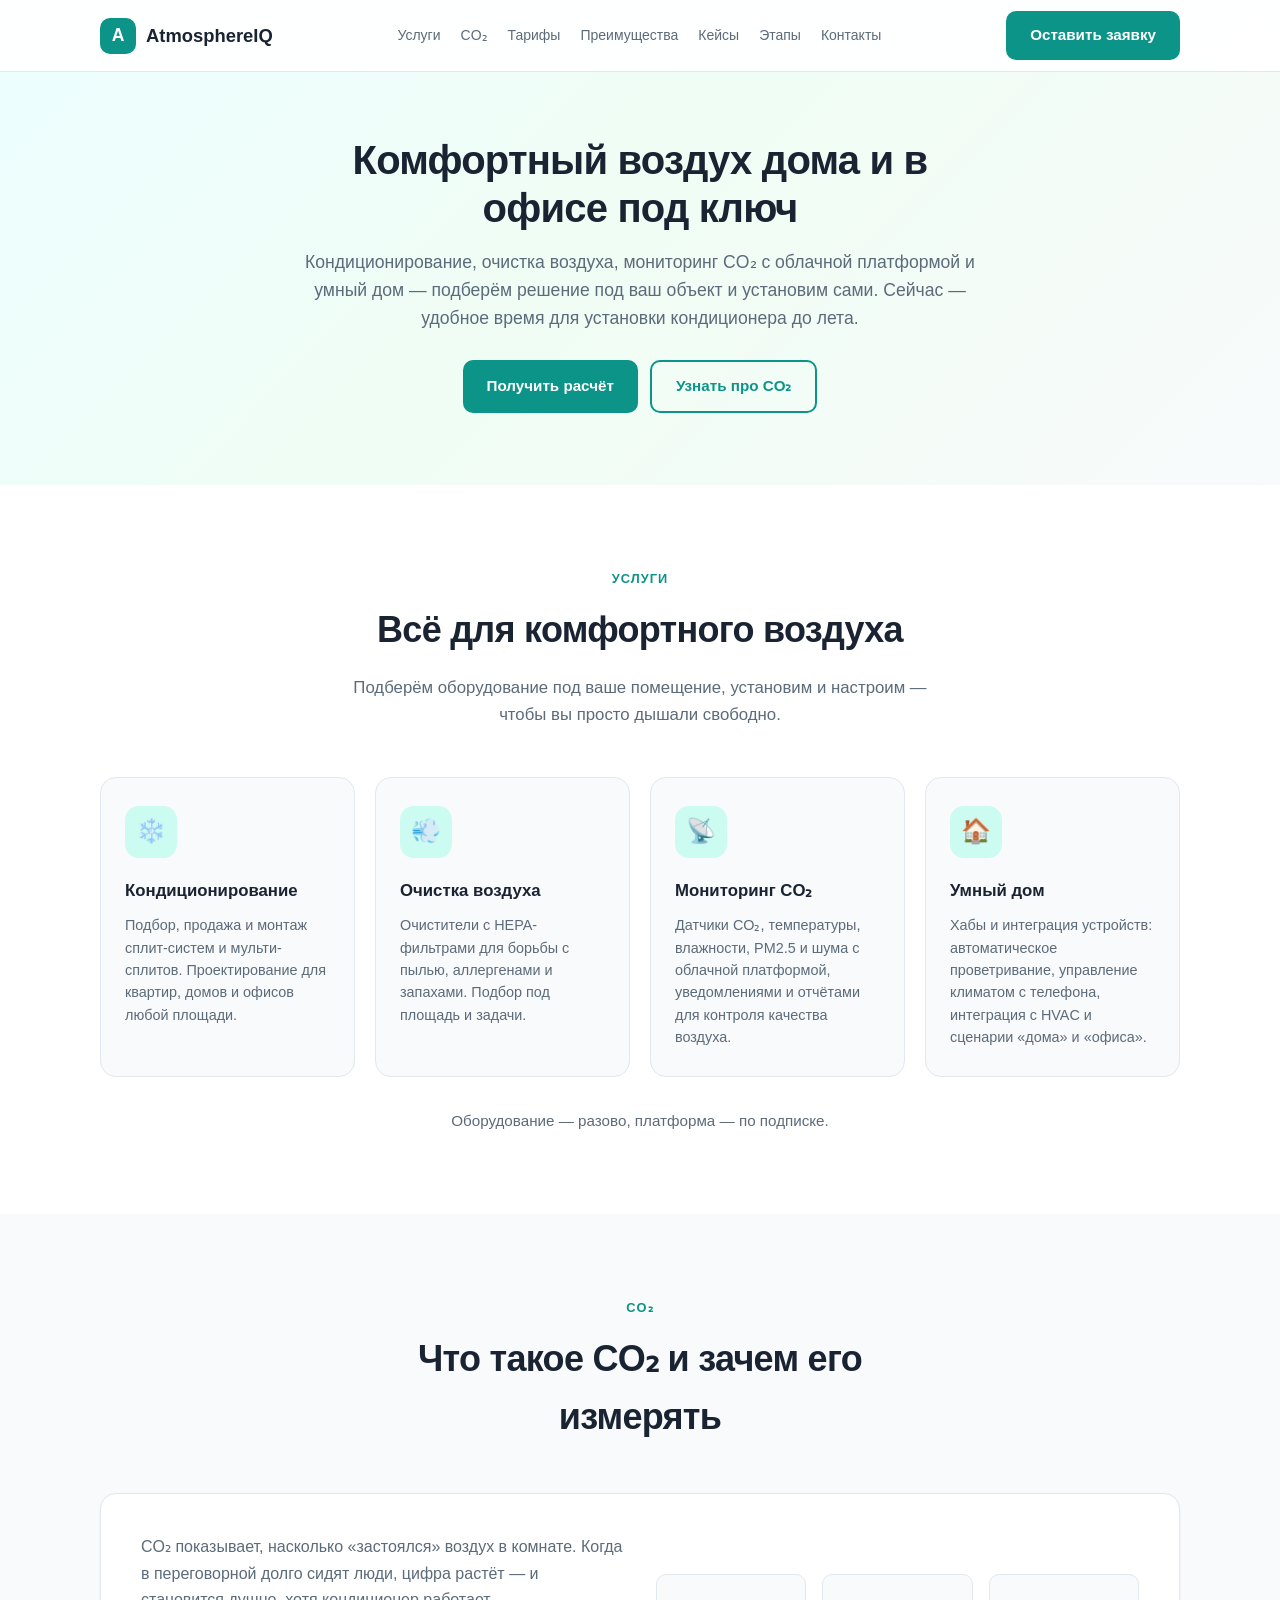
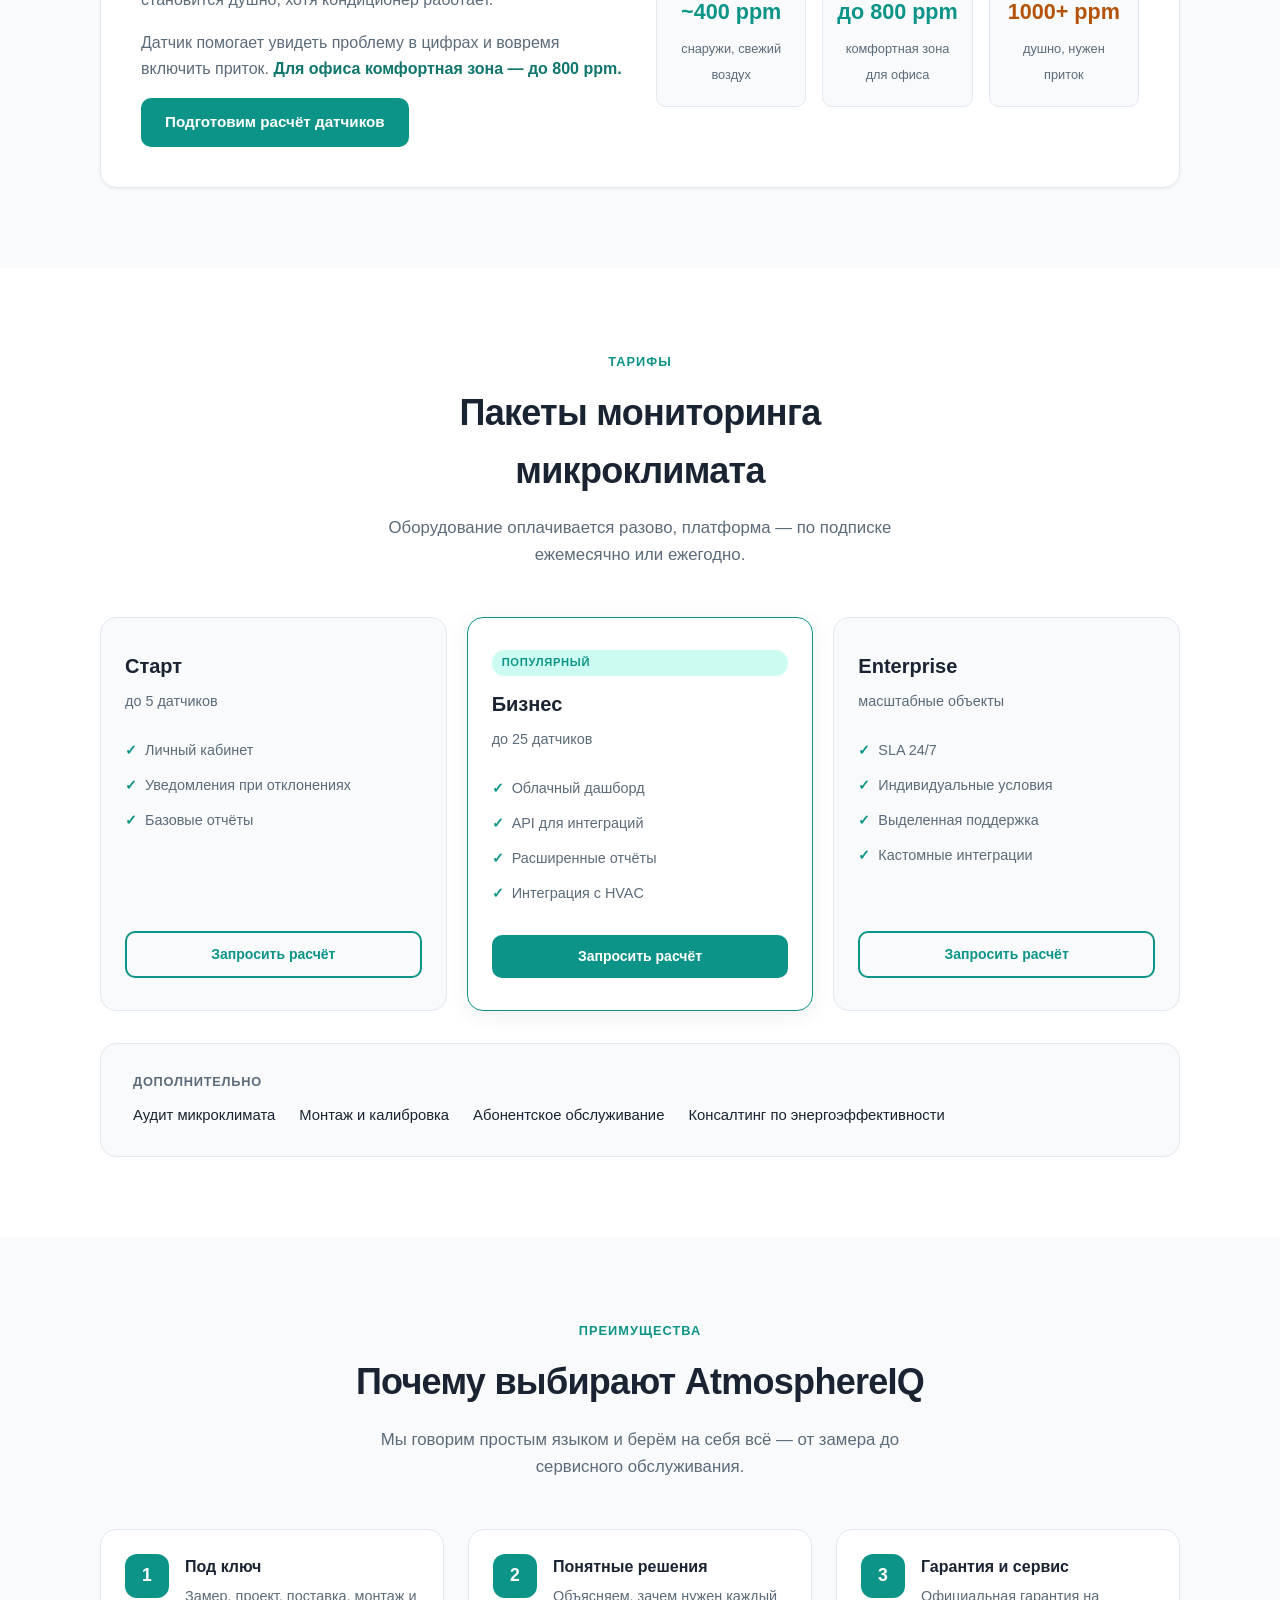
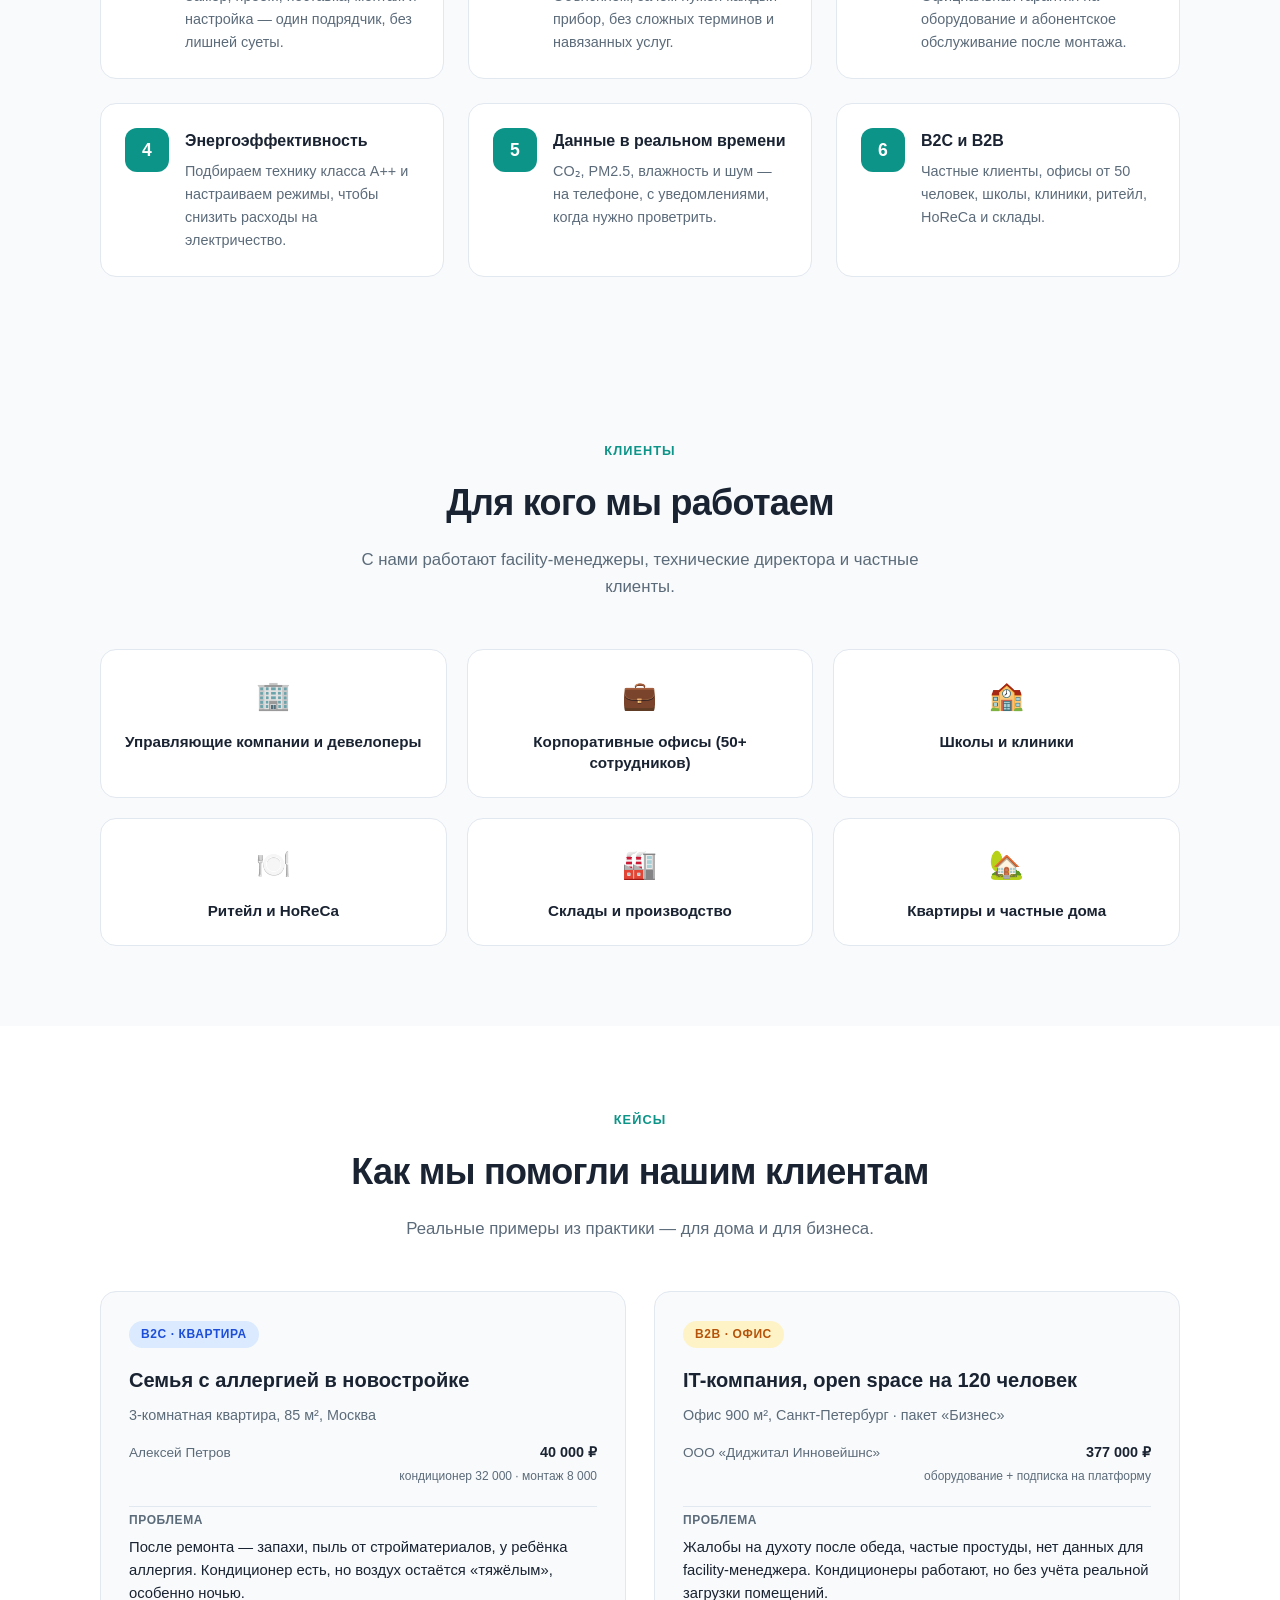
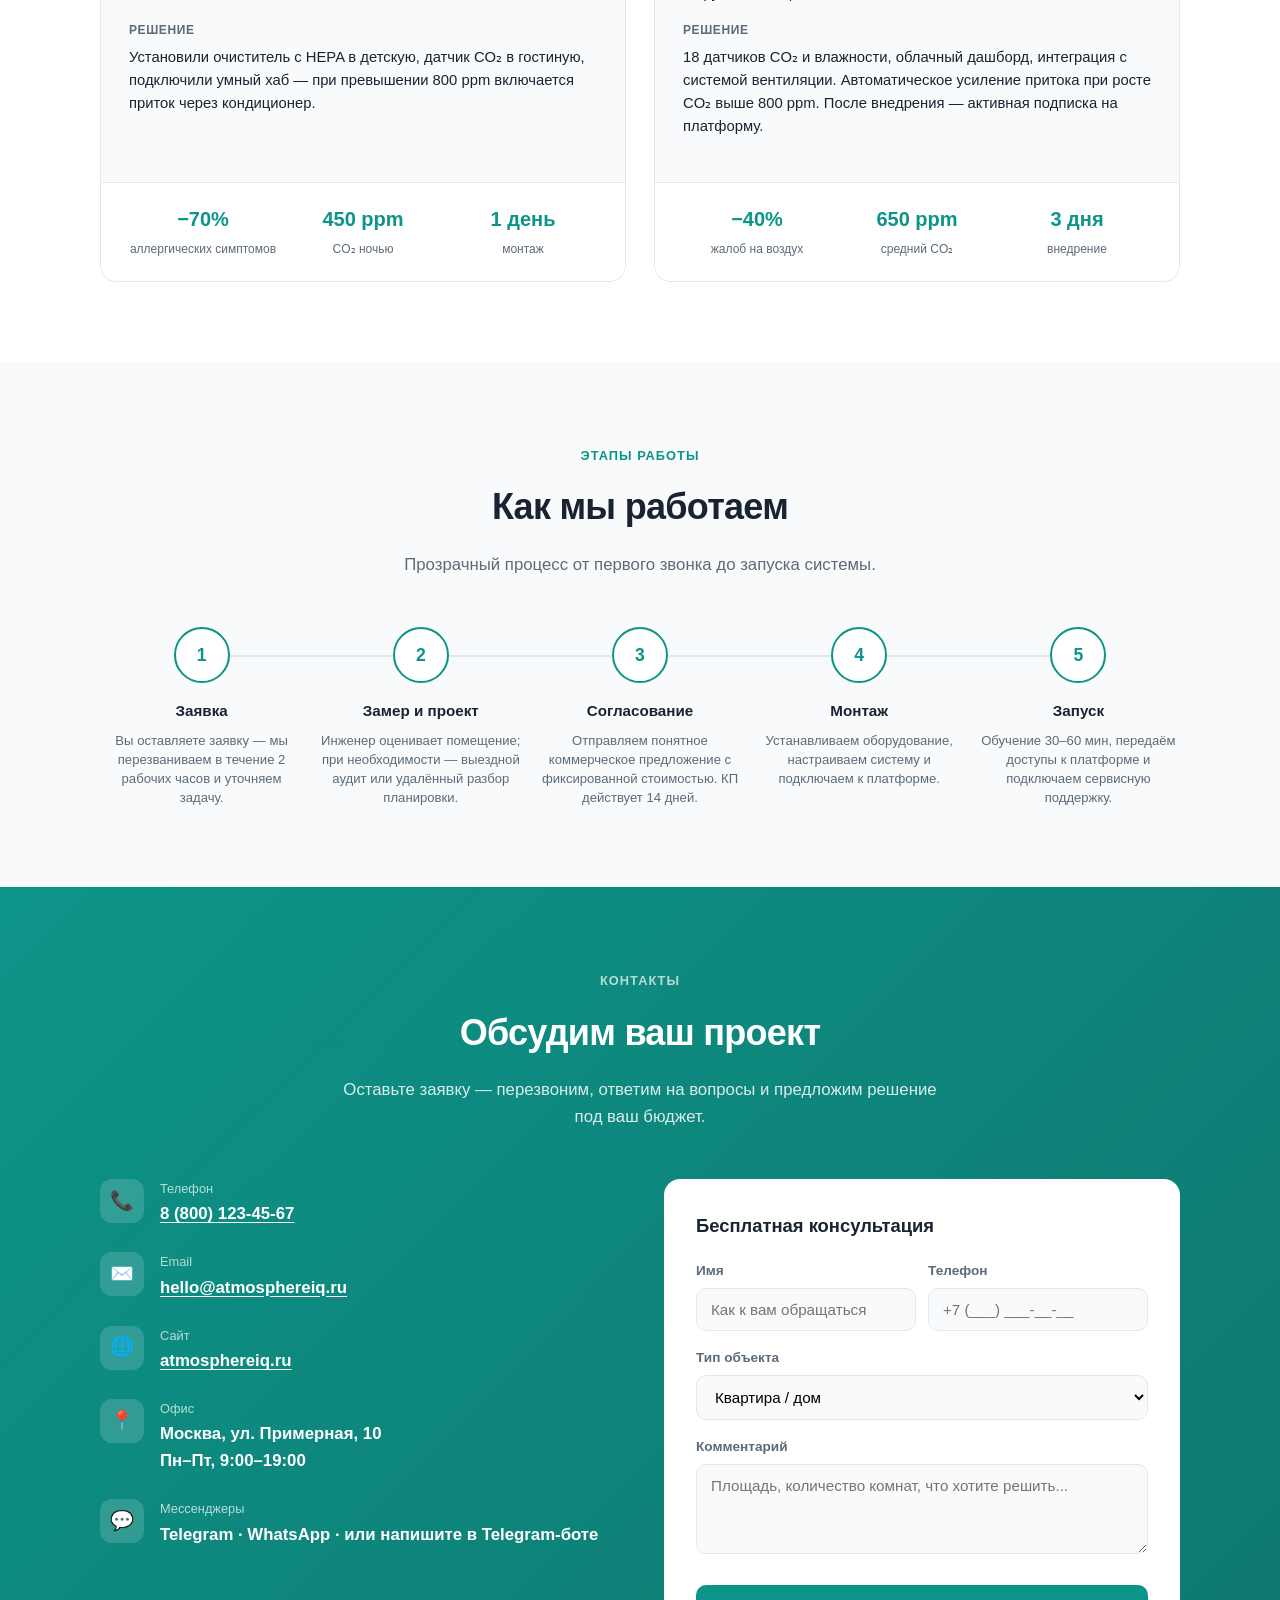
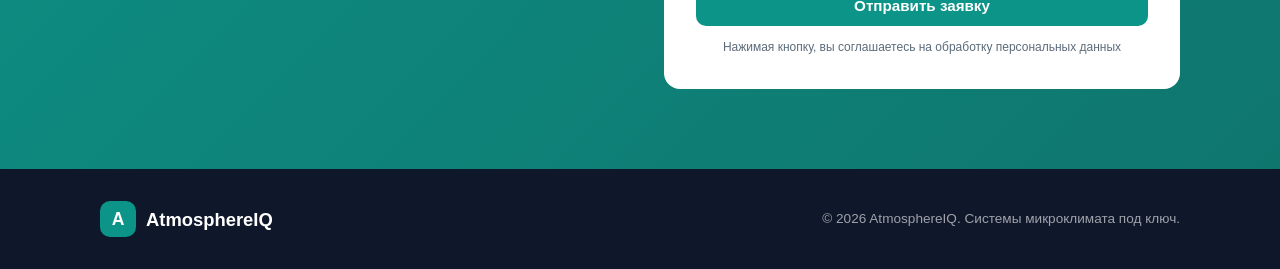
<file: index.html>
<!DOCTYPE html>
<html lang="ru">
<head>
  <meta charset="UTF-8">
  <meta name="viewport" content="width=device-width, initial-scale=1.0">
  <meta name="description" content="AtmosphereIQ — микроклимат под ключ для дома и офиса: кондиционирование, очистка воздуха, мониторинг CO₂, тарифы Старт/Бизнес/Enterprise, умный дом.">
  <title>AtmosphereIQ — комфортный воздух дома и в офисе</title>
  <style>
    *, *::before, *::after { box-sizing: border-box; margin: 0; padding: 0; }

    :root {
      --color-bg: #f8fafb;
      --color-surface: #ffffff;
      --color-text: #1a2332;
      --color-text-muted: #5c6b7a;
      --color-accent: #0d9488;
      --color-accent-light: #ccfbf1;
      --color-accent-dark: #0f766e;
      --color-border: #e2e8f0;
      --color-hero-bg: linear-gradient(135deg, #ecfeff 0%, #f0fdf4 50%, #f8fafb 100%);
      --shadow-sm: 0 1px 3px rgba(26, 35, 50, 0.06);
      --shadow-md: 0 4px 20px rgba(26, 35, 50, 0.08);
      --shadow-lg: 0 12px 40px rgba(26, 35, 50, 0.1);
      --radius: 16px;
      --radius-sm: 10px;
      --max-width: 1120px;
      --header-height: 72px;
    }

    html { scroll-behavior: smooth; }

    body {
      font-family: -apple-system, BlinkMacSystemFont, "Segoe UI", Roboto, "Helvetica Neue", Arial, sans-serif;
      background: var(--color-bg);
      color: var(--color-text);
      line-height: 1.6;
      -webkit-font-smoothing: antialiased;
    }

    img { max-width: 100%; display: block; }

    a { color: inherit; text-decoration: none; }

    .container {
      width: 100%;
      max-width: var(--max-width);
      margin: 0 auto;
      padding: 0 20px;
    }

    /* Шапка */
    .header {
      position: fixed;
      top: 0;
      left: 0;
      right: 0;
      z-index: 100;
      background: rgba(255, 255, 255, 0.92);
      backdrop-filter: blur(12px);
      border-bottom: 1px solid var(--color-border);
      height: var(--header-height);
    }

    .header__inner {
      display: flex;
      align-items: center;
      justify-content: space-between;
      height: 100%;
    }

    .logo {
      display: flex;
      align-items: center;
      gap: 10px;
      font-weight: 700;
      font-size: 1.15rem;
      color: var(--color-text);
    }

    .logo__icon {
      width: 36px;
      height: 36px;
      background: var(--color-accent);
      border-radius: 10px;
      display: flex;
      align-items: center;
      justify-content: center;
      color: white;
      font-size: 1.1rem;
    }

    .nav {
      display: flex;
      align-items: center;
      gap: 20px;
    }

    .nav a {
      font-size: 0.875rem;
      color: var(--color-text-muted);
      transition: color 0.2s;
    }

    .nav a:hover { color: var(--color-accent); }

    .btn {
      display: inline-flex;
      align-items: center;
      justify-content: center;
      gap: 8px;
      padding: 12px 24px;
      border-radius: var(--radius-sm);
      font-size: 0.95rem;
      font-weight: 600;
      border: none;
      cursor: pointer;
      transition: all 0.2s;
      font-family: inherit;
    }

    .btn--primary {
      background: var(--color-accent);
      color: white;
    }

    .btn--primary:hover {
      background: var(--color-accent-dark);
      transform: translateY(-1px);
      box-shadow: var(--shadow-md);
    }

    .btn--outline {
      background: transparent;
      color: var(--color-accent);
      border: 2px solid var(--color-accent);
    }

    .btn--outline:hover {
      background: var(--color-accent-light);
    }

    .btn--white {
      background: white;
      color: var(--color-accent-dark);
    }

    .btn--white:hover {
      background: var(--color-accent-light);
    }

    .btn--sm {
      padding: 10px 18px;
      font-size: 0.875rem;
      width: 100%;
    }

    .burger {
      display: none;
      flex-direction: column;
      gap: 5px;
      background: none;
      border: none;
      cursor: pointer;
      padding: 8px;
    }

    .burger span {
      display: block;
      width: 24px;
      height: 2px;
      background: var(--color-text);
      border-radius: 2px;
      transition: all 0.3s;
    }

    .burger.active span:nth-child(1) { transform: rotate(45deg) translate(5px, 5px); }
    .burger.active span:nth-child(2) { opacity: 0; }
    .burger.active span:nth-child(3) { transform: rotate(-45deg) translate(5px, -5px); }

    /* Герой */
    .hero {
      padding: calc(var(--header-height) + 64px) 0 72px;
      background: var(--color-hero-bg);
      text-align: center;
    }

    .hero__simple {
      max-width: 720px;
      margin: 0 auto;
    }

    .hero__title {
      font-size: clamp(1.75rem, 5vw, 2.5rem);
      font-weight: 800;
      line-height: 1.2;
      letter-spacing: -0.02em;
      margin-bottom: 16px;
    }

    .hero__text {
      font-size: 1.1rem;
      color: var(--color-text-muted);
      margin-bottom: 28px;
      line-height: 1.6;
    }

    .hero__actions {
      display: flex;
      flex-wrap: wrap;
      gap: 12px;
      justify-content: center;
    }

    /* Секции */
    section { padding: 80px 0; }

    .section-header {
      text-align: center;
      max-width: 600px;
      margin: 0 auto 48px;
    }

    .section-label {
      display: inline-block;
      font-size: 0.8rem;
      font-weight: 700;
      text-transform: uppercase;
      letter-spacing: 0.08em;
      color: var(--color-accent);
      margin-bottom: 12px;
    }

    .section-title {
      font-size: clamp(1.75rem, 4vw, 2.25rem);
      font-weight: 800;
      letter-spacing: -0.02em;
      margin-bottom: 16px;
    }

    .section-desc {
      color: var(--color-text-muted);
      font-size: 1.05rem;
    }

    /* Услуги */
    .services { background: var(--color-surface); }

    .services__grid {
      display: grid;
      grid-template-columns: repeat(4, 1fr);
      gap: 20px;
    }

    .services__note {
      text-align: center;
      margin-top: 32px;
      font-size: 0.95rem;
      color: var(--color-text-muted);
    }

    .service-card {
      background: var(--color-bg);
      border-radius: var(--radius);
      padding: 28px 24px;
      border: 1px solid var(--color-border);
      transition: all 0.25s;
    }

    .service-card:hover {
      transform: translateY(-4px);
      box-shadow: var(--shadow-md);
      border-color: var(--color-accent-light);
    }

    .service-card__icon {
      width: 52px;
      height: 52px;
      background: var(--color-accent-light);
      border-radius: 14px;
      display: flex;
      align-items: center;
      justify-content: center;
      font-size: 1.5rem;
      margin-bottom: 20px;
    }

    .service-card__title {
      font-size: 1.05rem;
      font-weight: 700;
      margin-bottom: 10px;
    }

    .service-card__text {
      font-size: 0.9rem;
      color: var(--color-text-muted);
      line-height: 1.55;
    }

    /* CO₂ */
    .co2 { background: var(--color-bg); }

    .co2__card {
      display: grid;
      grid-template-columns: 1fr 1fr;
      gap: 32px;
      align-items: center;
      background: var(--color-surface);
      border-radius: var(--radius);
      border: 1px solid var(--color-border);
      padding: 40px;
      box-shadow: var(--shadow-sm);
    }

    .co2__text {
      font-size: 1rem;
      color: var(--color-text-muted);
      line-height: 1.65;
      margin-bottom: 16px;
    }

    .co2__highlight {
      font-weight: 700;
      color: var(--color-accent-dark);
    }

    .co2__metrics {
      display: grid;
      grid-template-columns: repeat(3, 1fr);
      gap: 16px;
    }

    .co2-metric {
      text-align: center;
      padding: 20px 12px;
      background: var(--color-bg);
      border-radius: var(--radius-sm);
      border: 1px solid var(--color-border);
    }

    .co2-metric strong {
      display: block;
      font-size: 1.35rem;
      font-weight: 800;
      color: var(--color-accent);
      margin-bottom: 6px;
    }

    .co2-metric span {
      font-size: 0.8rem;
      color: var(--color-text-muted);
      line-height: 1.4;
    }

    .co2-metric--warn strong { color: #b45309; }

    /* Тарифы */
    .pricing { background: var(--color-surface); }

    .pricing__grid {
      display: grid;
      grid-template-columns: repeat(3, 1fr);
      gap: 20px;
      margin-bottom: 32px;
    }

    .pricing-card {
      background: var(--color-bg);
      border-radius: var(--radius);
      padding: 32px 24px;
      border: 1px solid var(--color-border);
      display: flex;
      flex-direction: column;
      transition: all 0.25s;
    }

    .pricing-card:hover {
      transform: translateY(-4px);
      box-shadow: var(--shadow-md);
    }

    .pricing-card--featured {
      border-color: var(--color-accent);
      box-shadow: var(--shadow-md);
      background: var(--color-surface);
    }

    .pricing-card__badge {
      display: inline-block;
      font-size: 0.7rem;
      font-weight: 700;
      text-transform: uppercase;
      letter-spacing: 0.06em;
      color: var(--color-accent);
      background: var(--color-accent-light);
      padding: 4px 10px;
      border-radius: 100px;
      margin-bottom: 12px;
    }

    .pricing-card__title {
      font-size: 1.25rem;
      font-weight: 800;
      margin-bottom: 8px;
    }

    .pricing-card__limit {
      font-size: 0.9rem;
      color: var(--color-text-muted);
      margin-bottom: 20px;
    }

    .pricing-card__features {
      list-style: none;
      flex: 1;
      margin-bottom: 24px;
    }

    .pricing-card__features li {
      font-size: 0.9rem;
      color: var(--color-text-muted);
      padding: 6px 0;
      padding-left: 20px;
      position: relative;
    }

    .pricing-card__features li::before {
      content: "✓";
      position: absolute;
      left: 0;
      color: var(--color-accent);
      font-weight: 700;
    }

    .pricing__extras {
      background: var(--color-bg);
      border-radius: var(--radius);
      border: 1px solid var(--color-border);
      padding: 28px 32px;
    }

    .pricing__extras-title {
      font-size: 0.8rem;
      font-weight: 700;
      text-transform: uppercase;
      letter-spacing: 0.06em;
      color: var(--color-text-muted);
      margin-bottom: 12px;
    }

    .pricing__extras-list {
      display: flex;
      flex-wrap: wrap;
      gap: 12px 24px;
      list-style: none;
    }

    .pricing__extras-list li {
      font-size: 0.925rem;
      color: var(--color-text);
    }

    /* Преимущества */
    .advantages__grid {
      display: grid;
      grid-template-columns: repeat(3, 1fr);
      gap: 24px;
    }

    .advantage {
      display: flex;
      gap: 16px;
      padding: 24px;
      background: var(--color-surface);
      border-radius: var(--radius);
      border: 1px solid var(--color-border);
    }

    .advantage__num {
      flex-shrink: 0;
      width: 44px;
      height: 44px;
      background: var(--color-accent);
      color: white;
      border-radius: 12px;
      display: flex;
      align-items: center;
      justify-content: center;
      font-weight: 800;
      font-size: 1.1rem;
    }

    .advantage__title {
      font-weight: 700;
      margin-bottom: 6px;
      font-size: 1rem;
    }

    .advantage__text {
      font-size: 0.9rem;
      color: var(--color-text-muted);
    }

    /* Сегменты клиентов */
    .clients { background: var(--color-bg); }

    .clients__grid {
      display: grid;
      grid-template-columns: repeat(3, 1fr);
      gap: 20px;
    }

    .client-card {
      background: var(--color-surface);
      border-radius: var(--radius);
      padding: 24px;
      border: 1px solid var(--color-border);
      text-align: center;
      transition: all 0.25s;
    }

    .client-card:hover {
      border-color: var(--color-accent-light);
      box-shadow: var(--shadow-sm);
    }

    .client-card__icon {
      font-size: 1.75rem;
      margin-bottom: 12px;
    }

    .client-card__title {
      font-size: 0.95rem;
      font-weight: 700;
      line-height: 1.4;
    }

    /* Кейсы */
    .cases { background: var(--color-surface); }

    .cases__grid {
      display: grid;
      grid-template-columns: 1fr 1fr;
      gap: 28px;
    }

    .case-card {
      border-radius: var(--radius);
      overflow: hidden;
      border: 1px solid var(--color-border);
      background: var(--color-bg);
      display: flex;
      flex-direction: column;
    }

    .case-card__header {
      padding: 28px 28px 0;
    }

    .case-card__tag {
      display: inline-block;
      padding: 4px 12px;
      border-radius: 100px;
      font-size: 0.75rem;
      font-weight: 700;
      text-transform: uppercase;
      letter-spacing: 0.05em;
      margin-bottom: 16px;
    }

    .case-card__tag--b2c {
      background: #dbeafe;
      color: #1d4ed8;
    }

    .case-card__tag--b2b {
      background: #fef3c7;
      color: #b45309;
    }

    .case-card__title {
      font-size: 1.25rem;
      font-weight: 800;
      margin-bottom: 8px;
    }

    .case-card__subtitle {
      font-size: 0.9rem;
      color: var(--color-text-muted);
      margin-bottom: 12px;
    }

    .case-card__meta {
      display: flex;
      align-items: baseline;
      justify-content: space-between;
      gap: 16px;
      padding-bottom: 20px;
      border-bottom: 1px solid var(--color-border);
      margin-bottom: 4px;
    }

    .case-card__client {
      font-size: 0.85rem;
      color: var(--color-text-muted);
    }

    .case-card__amount {
      font-size: 0.9rem;
      font-weight: 600;
      color: var(--color-text);
      font-variant-numeric: tabular-nums;
      white-space: nowrap;
    }

    .case-card__price {
      text-align: right;
    }

    .case-card__amount-detail {
      display: block;
      font-size: 0.75rem;
      font-weight: 400;
      color: var(--color-text-muted);
      margin-top: 2px;
      white-space: nowrap;
    }

    .case-card__body {
      padding: 0 28px 28px;
      flex: 1;
    }

    .case-card__problem,
    .case-card__solution {
      margin-bottom: 16px;
    }

    .case-card__label {
      font-size: 0.75rem;
      font-weight: 700;
      text-transform: uppercase;
      letter-spacing: 0.05em;
      color: var(--color-text-muted);
      margin-bottom: 6px;
    }

    .case-card__text {
      font-size: 0.925rem;
      line-height: 1.55;
    }

    .case-card__results {
      display: grid;
      grid-template-columns: repeat(3, 1fr);
      gap: 12px;
      padding: 20px 28px;
      background: var(--color-surface);
      border-top: 1px solid var(--color-border);
    }

    .case-result {
      text-align: center;
    }

    .case-result strong {
      display: block;
      font-size: 1.25rem;
      font-weight: 800;
      color: var(--color-accent);
    }

    .case-result span {
      font-size: 0.75rem;
      color: var(--color-text-muted);
    }

    /* Этапы */
    .steps__list {
      display: grid;
      grid-template-columns: repeat(5, 1fr);
      gap: 16px;
      position: relative;
    }

    .steps__list::before {
      content: "";
      position: absolute;
      top: 28px;
      left: 10%;
      right: 10%;
      height: 2px;
      background: var(--color-border);
      z-index: 0;
    }

    .step {
      text-align: center;
      position: relative;
      z-index: 1;
    }

    .step__num {
      width: 56px;
      height: 56px;
      background: var(--color-surface);
      border: 2px solid var(--color-accent);
      color: var(--color-accent);
      border-radius: 50%;
      display: flex;
      align-items: center;
      justify-content: center;
      font-weight: 800;
      font-size: 1.1rem;
      margin: 0 auto 16px;
    }

    .step__title {
      font-weight: 700;
      font-size: 0.95rem;
      margin-bottom: 8px;
    }

    .step__text {
      font-size: 0.82rem;
      color: var(--color-text-muted);
      line-height: 1.45;
    }

    /* Контакты */
    .contact {
      background: linear-gradient(135deg, #0d9488 0%, #0f766e 100%);
      color: white;
    }

    .contact .section-label { color: rgba(255,255,255,0.7); }
    .contact .section-title { color: white; }
    .contact .section-desc { color: rgba(255,255,255,0.85); }

    .contact__grid {
      display: grid;
      grid-template-columns: 1fr 1fr;
      gap: 48px;
      align-items: start;
    }

    .contact__info {
      display: flex;
      flex-direction: column;
      gap: 24px;
    }

    .contact-item {
      display: flex;
      gap: 16px;
      align-items: flex-start;
    }

    .contact-item__icon {
      width: 44px;
      height: 44px;
      background: rgba(255,255,255,0.15);
      border-radius: 12px;
      display: flex;
      align-items: center;
      justify-content: center;
      font-size: 1.2rem;
      flex-shrink: 0;
    }

    .contact-item__label {
      font-size: 0.8rem;
      opacity: 0.7;
      margin-bottom: 2px;
    }

    .contact-item__value {
      font-weight: 600;
      font-size: 1.05rem;
    }

    .contact-item__value a {
      color: white;
      text-decoration: underline;
      text-underline-offset: 3px;
    }

    .contact-form {
      background: white;
      border-radius: var(--radius);
      padding: 32px;
      color: var(--color-text);
    }

    .contact-form__title {
      font-size: 1.15rem;
      font-weight: 700;
      margin-bottom: 20px;
    }

    .form-group {
      margin-bottom: 16px;
    }

    .form-group label {
      display: block;
      font-size: 0.85rem;
      font-weight: 600;
      margin-bottom: 6px;
      color: var(--color-text-muted);
    }

    .form-group input,
    .form-group select,
    .form-group textarea {
      width: 100%;
      padding: 12px 14px;
      border: 1px solid var(--color-border);
      border-radius: var(--radius-sm);
      font-size: 0.95rem;
      font-family: inherit;
      transition: border-color 0.2s;
      background: var(--color-bg);
    }

    .form-group input:focus,
    .form-group select:focus,
    .form-group textarea:focus {
      outline: none;
      border-color: var(--color-accent);
      background: white;
    }

    .form-group textarea { resize: vertical; min-height: 90px; }

    .form-row {
      display: grid;
      grid-template-columns: 1fr 1fr;
      gap: 12px;
    }

    .contact-form .btn--primary { width: 100%; margin-top: 8px; }

    .form-note {
      font-size: 0.75rem;
      color: var(--color-text-muted);
      margin-top: 12px;
      text-align: center;
    }

    /* Подвал */
    .footer {
      padding: 32px 0;
      background: #0f172a;
      color: rgba(255,255,255,0.6);
      font-size: 0.85rem;
    }

    .footer__inner {
      display: flex;
      align-items: center;
      justify-content: space-between;
      flex-wrap: wrap;
      gap: 16px;
    }

    .footer .logo { color: white; }
    .footer .logo__icon { background: var(--color-accent); }

    /* Мобильное меню */
    .mobile-nav {
      display: none;
      position: fixed;
      top: var(--header-height);
      left: 0;
      right: 0;
      background: white;
      border-bottom: 1px solid var(--color-border);
      padding: 20px;
      flex-direction: column;
      gap: 4px;
      z-index: 99;
      box-shadow: var(--shadow-md);
    }

    .mobile-nav.open { display: flex; }

    .mobile-nav a {
      padding: 12px 16px;
      border-radius: var(--radius-sm);
      font-weight: 500;
      color: var(--color-text);
    }

    .mobile-nav a:hover { background: var(--color-bg); }

    .mobile-nav .btn { margin-top: 8px; }

    /* Адаптив */
    @media (max-width: 960px) {
      .services__grid { grid-template-columns: repeat(2, 1fr); }
      .co2__card { grid-template-columns: 1fr; padding: 28px; }
      .pricing__grid { grid-template-columns: 1fr; max-width: 400px; margin-left: auto; margin-right: auto; }
      .advantages__grid { grid-template-columns: repeat(2, 1fr); }
      .clients__grid { grid-template-columns: repeat(2, 1fr); }
      .steps__list { grid-template-columns: repeat(3, 1fr); }
      .steps__list::before { display: none; }
      .contact__grid { grid-template-columns: 1fr; }
    }

    @media (max-width: 640px) {
      .nav { display: none; }
      .header .btn--primary { display: none; }
      .burger { display: flex; }

      section { padding: 56px 0; }
      .hero { padding-bottom: 56px; }

      .services__grid,
      .advantages__grid,
      .cases__grid,
      .clients__grid { grid-template-columns: 1fr; }

      .co2__metrics { grid-template-columns: 1fr; }

      .steps__list { grid-template-columns: 1fr; gap: 24px; }

      .case-card__results { grid-template-columns: 1fr; gap: 16px; }

      .form-row { grid-template-columns: 1fr; }

      .footer__inner { flex-direction: column; text-align: center; }
    }
  </style>
</head>
<body>

  <!-- Шапка: логотип и навигация -->
  <header class="header">
    <div class="container header__inner">
      <a href="#" class="logo">
        <div class="logo__icon">A</div>
        AtmosphereIQ
      </a>
      <nav class="nav">
        <a href="#services">Услуги</a>
        <a href="#co2">CO₂</a>
        <a href="#pricing">Тарифы</a>
        <a href="#advantages">Преимущества</a>
        <a href="#cases">Кейсы</a>
        <a href="#steps">Этапы</a>
        <a href="#contact">Контакты</a>
      </nav>
      <a href="#contact" class="btn btn--primary">Оставить заявку</a>
      <button class="burger" aria-label="Меню" id="burger">
        <span></span><span></span><span></span>
      </button>
    </div>
  </header>

  <nav class="mobile-nav" id="mobileNav">
    <a href="#services">Услуги</a>
    <a href="#co2">CO₂</a>
    <a href="#pricing">Тарифы</a>
    <a href="#advantages">Преимущества</a>
    <a href="#cases">Кейсы</a>
    <a href="#steps">Этапы</a>
    <a href="#contact">Контакты</a>
    <a href="#contact" class="btn btn--primary">Оставить заявку</a>
  </nav>

  <!-- Герой -->
  <section class="hero">
    <div class="container hero__simple">
      <h1 class="hero__title">Комфортный воздух дома и в офисе под ключ</h1>
      <p class="hero__text">
        Кондиционирование, очистка воздуха, мониторинг CO₂ с облачной платформой и умный дом —
        подберём решение под ваш объект и установим сами.
        Сейчас — удобное время для установки кондиционера до лета.
      </p>
      <div class="hero__actions">
        <a href="#contact" class="btn btn--primary">Получить расчёт</a>
        <a href="#co2" class="btn btn--outline">Узнать про CO₂</a>
      </div>
    </div>
  </section>

  <!-- Услуги -->
  <section class="services" id="services">
    <div class="container">
      <div class="section-header">
        <span class="section-label">Услуги</span>
        <h2 class="section-title">Всё для комфортного воздуха</h2>
        <p class="section-desc">
          Подберём оборудование под ваше помещение, установим и настроим —
          чтобы вы просто дышали свободно.
        </p>
      </div>
      <div class="services__grid">
        <div class="service-card">
          <div class="service-card__icon">❄️</div>
          <h3 class="service-card__title">Кондиционирование</h3>
          <p class="service-card__text">
            Подбор, продажа и монтаж сплит-систем и мульти-сплитов.
            Проектирование для квартир, домов и офисов любой площади.
          </p>
        </div>
        <div class="service-card">
          <div class="service-card__icon">💨</div>
          <h3 class="service-card__title">Очистка воздуха</h3>
          <p class="service-card__text">
            Очистители с HEPA-фильтрами для борьбы с пылью, аллергенами
            и запахами. Подбор под площадь и задачи.
          </p>
        </div>
        <div class="service-card">
          <div class="service-card__icon">📡</div>
          <h3 class="service-card__title">Мониторинг CO₂</h3>
          <p class="service-card__text">
            Датчики CO₂, температуры, влажности, PM2.5 и шума с облачной платформой,
            уведомлениями и отчётами для контроля качества воздуха.
          </p>
        </div>
        <div class="service-card">
          <div class="service-card__icon">🏠</div>
          <h3 class="service-card__title">Умный дом</h3>
          <p class="service-card__text">
            Хабы и интеграция устройств: автоматическое проветривание,
            управление климатом с телефона, интеграция с HVAC и сценарии «дома» и «офиса».
          </p>
        </div>
      </div>
      <p class="services__note">Оборудование — разово, платформа — по подписке.</p>
    </div>
  </section>

  <!-- CO₂ и качество воздуха -->
  <section class="co2" id="co2">
    <div class="container">
      <div class="section-header">
        <span class="section-label">CO₂</span>
        <h2 class="section-title">Что такое CO₂ и зачем его измерять</h2>
      </div>
      <div class="co2__card">
        <div>
          <p class="co2__text">
            CO₂ показывает, насколько «застоялся» воздух в комнате.
            Когда в переговорной долго сидят люди, цифра растёт —
            и становится душно, хотя кондиционер работает.
          </p>
          <p class="co2__text">
            Датчик помогает увидеть проблему в цифрах и вовремя включить приток.
            <span class="co2__highlight">Для офиса комфортная зона — до 800 ppm.</span>
          </p>
          <a href="#contact" class="btn btn--primary">Подготовим расчёт датчиков</a>
        </div>
        <div class="co2__metrics">
          <div class="co2-metric">
            <strong>~400 ppm</strong>
            <span>снаружи, свежий воздух</span>
          </div>
          <div class="co2-metric">
            <strong>до 800 ppm</strong>
            <span>комфортная зона для офиса</span>
          </div>
          <div class="co2-metric co2-metric--warn">
            <strong>1000+ ppm</strong>
            <span>душно, нужен приток</span>
          </div>
        </div>
      </div>
    </div>
  </section>

  <!-- Тарифы мониторинга -->
  <section class="pricing" id="pricing">
    <div class="container">
      <div class="section-header">
        <span class="section-label">Тарифы</span>
        <h2 class="section-title">Пакеты мониторинга микроклимата</h2>
        <p class="section-desc">
          Оборудование оплачивается разово, платформа — по подписке ежемесячно или ежегодно.
        </p>
      </div>
      <div class="pricing__grid">
        <div class="pricing-card">
          <h3 class="pricing-card__title">Старт</h3>
          <p class="pricing-card__limit">до 5 датчиков</p>
          <ul class="pricing-card__features">
            <li>Личный кабинет</li>
            <li>Уведомления при отклонениях</li>
            <li>Базовые отчёты</li>
          </ul>
          <a href="#contact" class="btn btn--outline btn--sm">Запросить расчёт</a>
        </div>
        <div class="pricing-card pricing-card--featured">
          <span class="pricing-card__badge">Популярный</span>
          <h3 class="pricing-card__title">Бизнес</h3>
          <p class="pricing-card__limit">до 25 датчиков</p>
          <ul class="pricing-card__features">
            <li>Облачный дашборд</li>
            <li>API для интеграций</li>
            <li>Расширенные отчёты</li>
            <li>Интеграция с HVAC</li>
          </ul>
          <a href="#contact" class="btn btn--primary btn--sm">Запросить расчёт</a>
        </div>
        <div class="pricing-card">
          <h3 class="pricing-card__title">Enterprise</h3>
          <p class="pricing-card__limit">масштабные объекты</p>
          <ul class="pricing-card__features">
            <li>SLA 24/7</li>
            <li>Индивидуальные условия</li>
            <li>Выделенная поддержка</li>
            <li>Кастомные интеграции</li>
          </ul>
          <a href="#contact" class="btn btn--outline btn--sm">Запросить расчёт</a>
        </div>
      </div>
      <div class="pricing__extras">
        <div class="pricing__extras-title">Дополнительно</div>
        <ul class="pricing__extras-list">
          <li>Аудит микроклимата</li>
          <li>Монтаж и калибровка</li>
          <li>Абонентское обслуживание</li>
          <li>Консалтинг по энергоэффективности</li>
        </ul>
      </div>
    </div>
  </section>

  <!-- Преимущества -->
  <section class="advantages" id="advantages">
    <div class="container">
      <div class="section-header">
        <span class="section-label">Преимущества</span>
        <h2 class="section-title">Почему выбирают AtmosphereIQ</h2>
        <p class="section-desc">
          Мы говорим простым языком и берём на себя всё — от замера до сервисного обслуживания.
        </p>
      </div>
      <div class="advantages__grid">
        <div class="advantage">
          <div class="advantage__num">1</div>
          <div>
            <h3 class="advantage__title">Под ключ</h3>
            <p class="advantage__text">Замер, проект, поставка, монтаж и настройка — один подрядчик, без лишней суеты.</p>
          </div>
        </div>
        <div class="advantage">
          <div class="advantage__num">2</div>
          <div>
            <h3 class="advantage__title">Понятные решения</h3>
            <p class="advantage__text">Объясняем, зачем нужен каждый прибор, без сложных терминов и навязанных услуг.</p>
          </div>
        </div>
        <div class="advantage">
          <div class="advantage__num">3</div>
          <div>
            <h3 class="advantage__title">Гарантия и сервис</h3>
            <p class="advantage__text">Официальная гарантия на оборудование и абонентское обслуживание после монтажа.</p>
          </div>
        </div>
        <div class="advantage">
          <div class="advantage__num">4</div>
          <div>
            <h3 class="advantage__title">Энергоэффективность</h3>
            <p class="advantage__text">Подбираем технику класса A++ и настраиваем режимы, чтобы снизить расходы на электричество.</p>
          </div>
        </div>
        <div class="advantage">
          <div class="advantage__num">5</div>
          <div>
            <h3 class="advantage__title">Данные в реальном времени</h3>
            <p class="advantage__text">CO₂, PM2.5, влажность и шум — на телефоне, с уведомлениями, когда нужно проветрить.</p>
          </div>
        </div>
        <div class="advantage">
          <div class="advantage__num">6</div>
          <div>
            <h3 class="advantage__title">B2C и B2B</h3>
            <p class="advantage__text">Частные клиенты, офисы от 50 человек, школы, клиники, ритейл, HoReCa и склады.</p>
          </div>
        </div>
      </div>
    </div>
  </section>

  <!-- Для кого мы работаем -->
  <section class="clients" id="clients">
    <div class="container">
      <div class="section-header">
        <span class="section-label">Клиенты</span>
        <h2 class="section-title">Для кого мы работаем</h2>
        <p class="section-desc">
          С нами работают facility-менеджеры, технические директора и частные клиенты.
        </p>
      </div>
      <div class="clients__grid">
        <div class="client-card">
          <div class="client-card__icon">🏢</div>
          <h3 class="client-card__title">Управляющие компании и девелоперы</h3>
        </div>
        <div class="client-card">
          <div class="client-card__icon">💼</div>
          <h3 class="client-card__title">Корпоративные офисы (50+ сотрудников)</h3>
        </div>
        <div class="client-card">
          <div class="client-card__icon">🏫</div>
          <h3 class="client-card__title">Школы и клиники</h3>
        </div>
        <div class="client-card">
          <div class="client-card__icon">🍽️</div>
          <h3 class="client-card__title">Ритейл и HoReCa</h3>
        </div>
        <div class="client-card">
          <div class="client-card__icon">🏭</div>
          <h3 class="client-card__title">Склады и производство</h3>
        </div>
        <div class="client-card">
          <div class="client-card__icon">🏡</div>
          <h3 class="client-card__title">Квартиры и частные дома</h3>
        </div>
      </div>
    </div>
  </section>

  <!-- Кейсы -->
  <section class="cases" id="cases">
    <div class="container">
      <div class="section-header">
        <span class="section-label">Кейсы</span>
        <h2 class="section-title">Как мы помогли нашим клиентам</h2>
        <p class="section-desc">Реальные примеры из практики — для дома и для бизнеса.</p>
      </div>
      <div class="cases__grid">
        <article class="case-card">
          <div class="case-card__header">
            <span class="case-card__tag case-card__tag--b2c">B2C · Квартира</span>
            <h3 class="case-card__title">Семья с аллергией в новостройке</h3>
            <p class="case-card__subtitle">3-комнатная квартира, 85 м², Москва</p>
            <div class="case-card__meta">
              <span class="case-card__client">Алексей Петров</span>
              <div class="case-card__price">
                <span class="case-card__amount">40 000 ₽</span>
                <span class="case-card__amount-detail">кондиционер 32 000 · монтаж 8 000</span>
              </div>
            </div>
          </div>
          <div class="case-card__body">
            <div class="case-card__problem">
              <div class="case-card__label">Проблема</div>
              <p class="case-card__text">
                После ремонта — запахи, пыль от стройматериалов, у ребёнка аллергия.
                Кондиционер есть, но воздух остаётся «тяжёлым», особенно ночью.
              </p>
            </div>
            <div class="case-card__solution">
              <div class="case-card__label">Решение</div>
              <p class="case-card__text">
                Установили очиститель с HEPA в детскую, датчик CO₂ в гостиную,
                подключили умный хаб — при превышении 800 ppm включается приток через кондиционер.
              </p>
            </div>
          </div>
          <div class="case-card__results">
            <div class="case-result">
              <strong>−70%</strong>
              <span>аллергических симптомов</span>
            </div>
            <div class="case-result">
              <strong>450 ppm</strong>
              <span>CO₂ ночью</span>
            </div>
            <div class="case-result">
              <strong>1 день</strong>
              <span>монтаж</span>
            </div>
          </div>
        </article>

        <article class="case-card">
          <div class="case-card__header">
            <span class="case-card__tag case-card__tag--b2b">B2B · Офис</span>
            <h3 class="case-card__title">IT-компания, open space на 120 человек</h3>
            <p class="case-card__subtitle">Офис 900 м², Санкт-Петербург · пакет «Бизнес»</p>
            <div class="case-card__meta">
              <span class="case-card__client">ООО «Диджитал Инновейшнс»</span>
              <div class="case-card__price">
                <span class="case-card__amount">377 000 ₽</span>
                <span class="case-card__amount-detail">оборудование + подписка на платформу</span>
              </div>
            </div>
          </div>
          <div class="case-card__body">
            <div class="case-card__problem">
              <div class="case-card__label">Проблема</div>
              <p class="case-card__text">
                Жалобы на духоту после обеда, частые простуды, нет данных для facility-менеджера.
                Кондиционеры работают, но без учёта реальной загрузки помещений.
              </p>
            </div>
            <div class="case-card__solution">
              <div class="case-card__label">Решение</div>
              <p class="case-card__text">
                18 датчиков CO₂ и влажности, облачный дашборд, интеграция с системой вентиляции.
                Автоматическое усиление притока при росте CO₂ выше 800 ppm.
                После внедрения — активная подписка на платформу.
              </p>
            </div>
          </div>
          <div class="case-card__results">
            <div class="case-result">
              <strong>−40%</strong>
              <span>жалоб на воздух</span>
            </div>
            <div class="case-result">
              <strong>650 ppm</strong>
              <span>средний CO₂</span>
            </div>
            <div class="case-result">
              <strong>3 дня</strong>
              <span>внедрение</span>
            </div>
          </div>
        </article>
      </div>
    </div>
  </section>

  <!-- Этапы работы -->
  <section class="steps" id="steps">
    <div class="container">
      <div class="section-header">
        <span class="section-label">Этапы работы</span>
        <h2 class="section-title">Как мы работаем</h2>
        <p class="section-desc">Прозрачный процесс от первого звонка до запуска системы.</p>
      </div>
      <div class="steps__list">
        <div class="step">
          <div class="step__num">1</div>
          <h3 class="step__title">Заявка</h3>
          <p class="step__text">Вы оставляете заявку — мы перезваниваем в течение 2 рабочих часов и уточняем задачу.</p>
        </div>
        <div class="step">
          <div class="step__num">2</div>
          <h3 class="step__title">Замер и проект</h3>
          <p class="step__text">Инженер оценивает помещение; при необходимости — выездной аудит или удалённый разбор планировки.</p>
        </div>
        <div class="step">
          <div class="step__num">3</div>
          <h3 class="step__title">Согласование</h3>
          <p class="step__text">Отправляем понятное коммерческое предложение с фиксированной стоимостью. КП действует 14 дней.</p>
        </div>
        <div class="step">
          <div class="step__num">4</div>
          <h3 class="step__title">Монтаж</h3>
          <p class="step__text">Устанавливаем оборудование, настраиваем систему и подключаем к платформе.</p>
        </div>
        <div class="step">
          <div class="step__num">5</div>
          <h3 class="step__title">Запуск</h3>
          <p class="step__text">Обучение 30–60 мин, передаём доступы к платформе и подключаем сервисную поддержку.</p>
        </div>
      </div>
    </div>
  </section>

  <!-- Контакты -->
  <section class="contact" id="contact">
    <div class="container">
      <div class="section-header">
        <span class="section-label">Контакты</span>
        <h2 class="section-title">Обсудим ваш проект</h2>
        <p class="section-desc">Оставьте заявку — перезвоним, ответим на вопросы и предложим решение под ваш бюджет.</p>
      </div>
      <div class="contact__grid">
        <div class="contact__info">
          <!-- TODO: заменить телефон и адрес на реальные -->
          <div class="contact-item">
            <div class="contact-item__icon">📞</div>
            <div>
              <div class="contact-item__label">Телефон</div>
              <div class="contact-item__value"><a href="tel:+78001234567">8 (800) 123-45-67</a></div>
            </div>
          </div>
          <div class="contact-item">
            <div class="contact-item__icon">✉️</div>
            <div>
              <div class="contact-item__label">Email</div>
              <div class="contact-item__value"><a href="mailto:hello@atmosphereiq.ru">hello@atmosphereiq.ru</a></div>
            </div>
          </div>
          <div class="contact-item">
            <div class="contact-item__icon">🌐</div>
            <div>
              <div class="contact-item__label">Сайт</div>
              <div class="contact-item__value"><a href="https://atmosphereiq.ru">atmosphereiq.ru</a></div>
            </div>
          </div>
          <div class="contact-item">
            <div class="contact-item__icon">📍</div>
            <div>
              <div class="contact-item__label">Офис</div>
              <div class="contact-item__value">Москва, ул. Примерная, 10<br>Пн–Пт, 9:00–19:00</div>
            </div>
          </div>
          <div class="contact-item">
            <div class="contact-item__icon">💬</div>
            <div>
              <div class="contact-item__label">Мессенджеры</div>
              <div class="contact-item__value">Telegram · WhatsApp · или напишите в Telegram-боте</div>
            </div>
          </div>
        </div>

        <form class="contact-form" id="contactForm">
          <h3 class="contact-form__title">Бесплатная консультация</h3>
          <div class="form-row">
            <div class="form-group">
              <label for="name">Имя</label>
              <input type="text" id="name" name="name" placeholder="Как к вам обращаться" required>
            </div>
            <div class="form-group">
              <label for="phone">Телефон</label>
              <input type="tel" id="phone" name="phone" placeholder="+7 (___) ___-__-__" required>
            </div>
          </div>
          <div class="form-group">
            <label for="type">Тип объекта</label>
            <select id="type" name="type">
              <option value="home">Квартира / дом</option>
              <option value="office">Офис</option>
              <option value="institution">Школа / клиника</option>
              <option value="other">Другое</option>
            </select>
          </div>
          <div class="form-group">
            <label for="message">Комментарий</label>
            <textarea id="message" name="message" placeholder="Площадь, количество комнат, что хотите решить..."></textarea>
          </div>
          <button type="submit" class="btn btn--primary">Отправить заявку</button>
          <p class="form-note">Нажимая кнопку, вы соглашаетесь на обработку персональных данных</p>
        </form>
      </div>
    </div>
  </section>

  <!-- Подвал -->
  <footer class="footer">
    <div class="container footer__inner">
      <a href="#" class="logo">
        <div class="logo__icon">A</div>
        AtmosphereIQ
      </a>
      <span>© 2026 AtmosphereIQ. Системы микроклимата под ключ.</span>
    </div>
  </footer>

  <script>
    /* Мобильное меню */
    const burger = document.getElementById('burger');
    const mobileNav = document.getElementById('mobileNav');

    burger.addEventListener('click', () => {
      burger.classList.toggle('active');
      mobileNav.classList.toggle('open');
    });

    mobileNav.querySelectorAll('a').forEach(link => {
      link.addEventListener('click', () => {
        burger.classList.remove('active');
        mobileNav.classList.remove('open');
      });
    });

    /* Отправка формы заявки (заглушка) */
    document.getElementById('contactForm').addEventListener('submit', (e) => {
      e.preventDefault();
      alert('Спасибо! Мы получили вашу заявку и перезвоним в течение 2 рабочих часов.');
      e.target.reset();
    });
  </script>
</body>
</html>
</file>
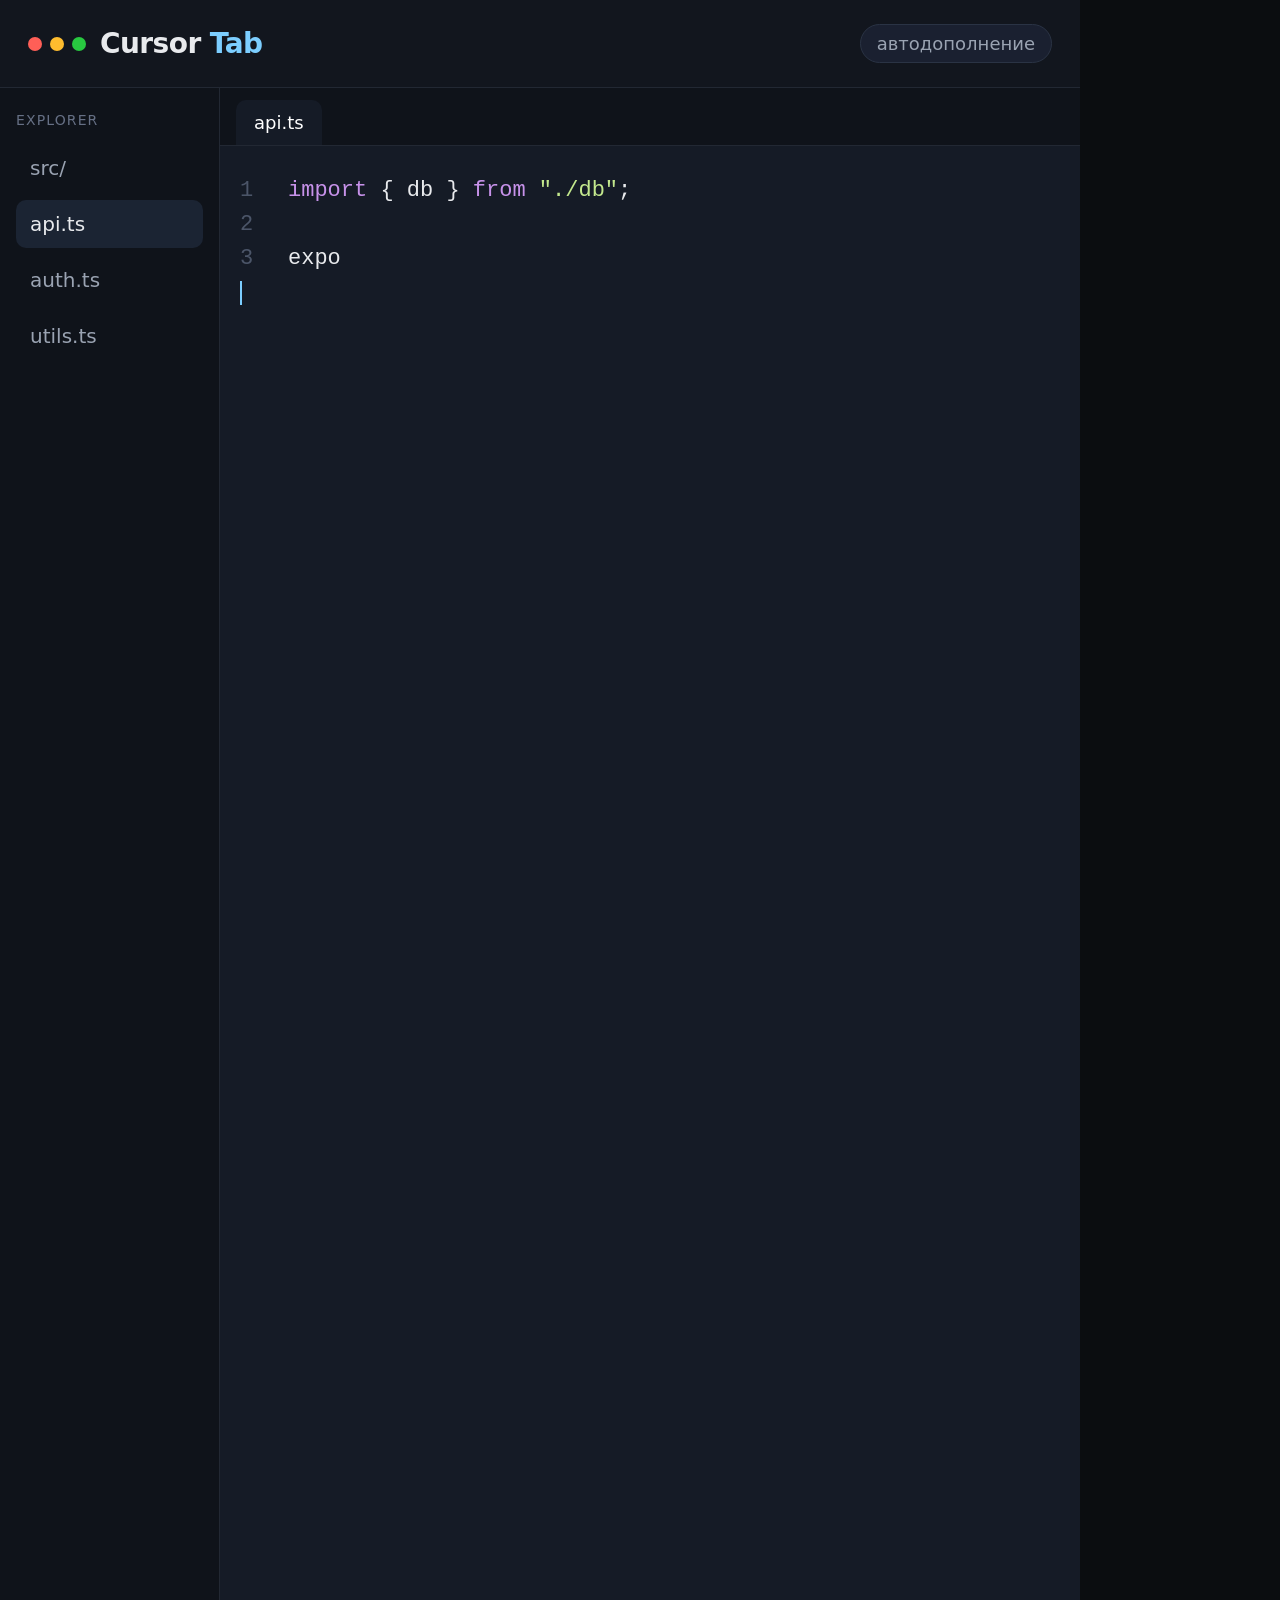
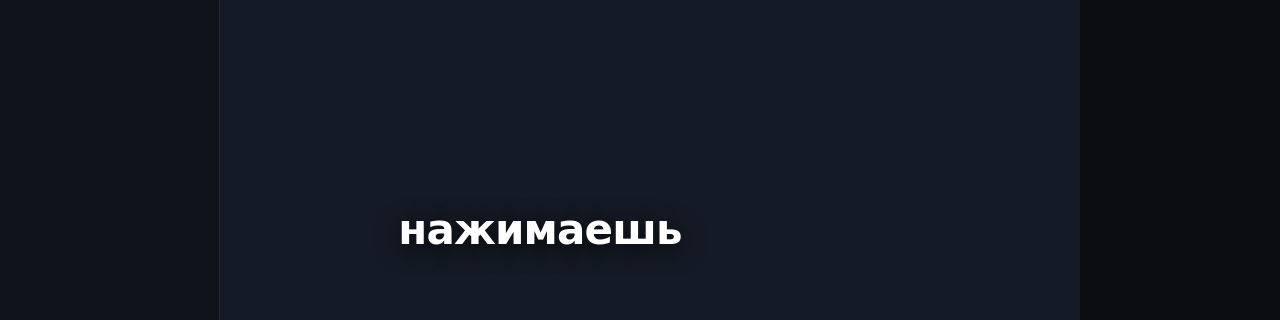
<file: screencasts/cursor-demos/01-tab.html>
<!DOCTYPE html>
<html lang="ru">
<head>
  <meta charset="UTF-8" />
  <title>Cursor Screencast 1 — Tab</title>
  <link rel="stylesheet" href="shared.css" />
</head>
<body>
  <div class="app">
    <div class="topbar">
      <div class="dots"><span></span><span></span><span></span></div>
      <div class="brand">Cursor <em>Tab</em></div>
      <div class="pill">автодополнение</div>
    </div>
    <div class="main">
      <aside class="sidebar">
        <div class="label">Explorer</div>
        <div class="file">src/</div>
        <div class="file active">api.ts</div>
        <div class="file">auth.ts</div>
        <div class="file">utils.ts</div>
      </aside>
      <section class="editor-wrap">
        <div class="tabs"><div class="tab active">api.ts</div></div>
        <pre class="editor" id="editor"></pre>
      </section>
    </div>
    <div class="caption" id="caption"></div>
  </div>
  <script>
    const editor = document.getElementById('editor');
    const caption = document.getElementById('caption');

    const typed = `import { db } from "./db";

export async function getUser(id: string) {
  `;

    const ghostFull = `const user = await db.users.findUnique({
    where: { id },
    include: { profile: true, orders: true },
  });
  if (!user) throw new Error("User not found");
  return serializeUser(user);
}`;

    function showCaption(html) {
      caption.classList.remove('show');
      caption.innerHTML = html;
      requestAnimationFrame(() => caption.classList.add('show'));
    }

    function escapeHtml(s) {
      return s.replace(/&/g,'&amp;').replace(/</g,'&lt;').replace(/>/g,'&gt;');
    }

    function colorLine(l) {
      // tokenize without breaking HTML: strings first via placeholders
      const parts = [];
      let i = 0;
      const re = /"([^"\\]|\\.)*"|'([^'\\]|\\.)*'|\b(import|export|async|function|const|await|if|throw|return|from|where|include)\b|\b(getUser|findUnique|serializeUser|users)\b/g;
      let m;
      let last = 0;
      while ((m = re.exec(l))) {
        if (m.index > last) parts.push(escapeHtml(l.slice(last, m.index)));
        const t = m[0];
        if (t.startsWith('"') || t.startsWith("'")) {
          parts.push(`<span class="str">${escapeHtml(t)}</span>`);
        } else if (/^(import|export|async|function|const|await|if|throw|return|from|where|include)$/.test(t)) {
          parts.push(`<span class="kw">${t}</span>`);
        } else {
          parts.push(`<span class="fn">${t}</span>`);
        }
        last = m.index + t.length;
      }
      if (last < l.length) parts.push(escapeHtml(l.slice(last)));
      return parts.join('') || '&nbsp;';
    }

    function render(code, showGhost, showCursor) {
      const lines = code.split('\n');
      let html = lines.map((l, i) => {
        return `<span class="line"><span class="ln">${i + 1}</span>${colorLine(l)}</span>`;
      }).join('');
      if (showGhost) {
        const ghostLines = ghostFull.split('\n');
        html += ghostLines.map((l, i) =>
          `<span class="line ghost"><span class="ln">${lines.length + i}</span>${escapeHtml(l) || '&nbsp;'}</span>`
        ).join('');
      }
      if (showCursor) html += `<span class="cursor-blink"></span>`;
      editor.innerHTML = html;
    }

    async function typeText(text, delay = 35) {
      let cur = '';
      for (const ch of text) {
        cur += ch;
        render(cur, false, true);
        await wait(delay);
      }
      return cur;
    }

    function wait(ms) { return new Promise(r => setTimeout(r, ms)); }

    (async () => {
      await wait(400);
      showCaption('нажимаешь');
      await typeText(typed.slice(0, 40), 28);
      showCaption('Tab и он');
      await typeText(typed, 22);
      await wait(200);
      showCaption('дописывает<br><span class="accent">целые функции</span>');
      render(typed, true, true);
      await wait(700);
      // Tab accept animation
      showCaption('<span class="keycap">Tab</span> &nbsp; целые функции');
      await wait(350);
      render(typed + ghostFull, false, true);
      await wait(500);
      showCaption('а не 1 строчку');
      await wait(900);
      showCaption('иногда быстрее,<br>чем ты успеваешь<br>сформулировать смысл');
      await wait(1800);
      caption.classList.remove('show');
      await wait(300);
      document.body.dataset.done = '1';
    })();
  </script>
</body>
</html>
</file>
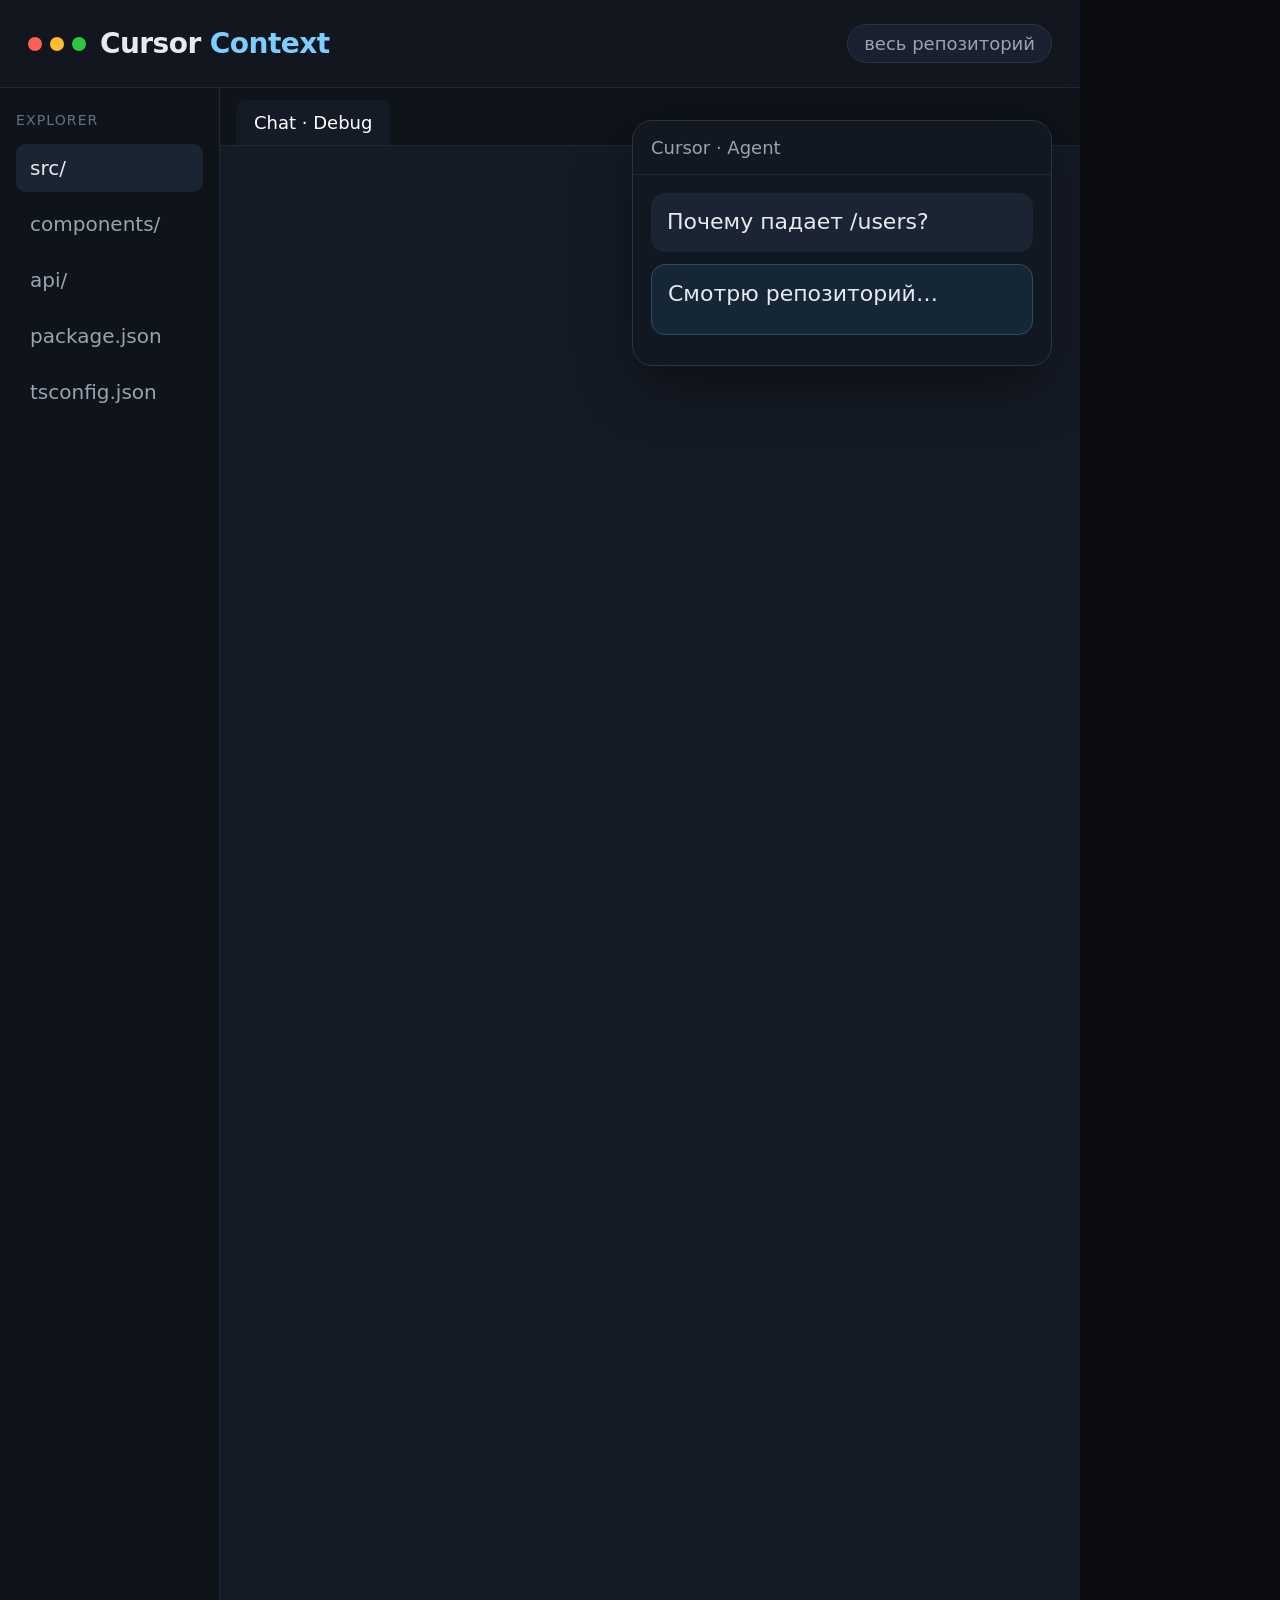
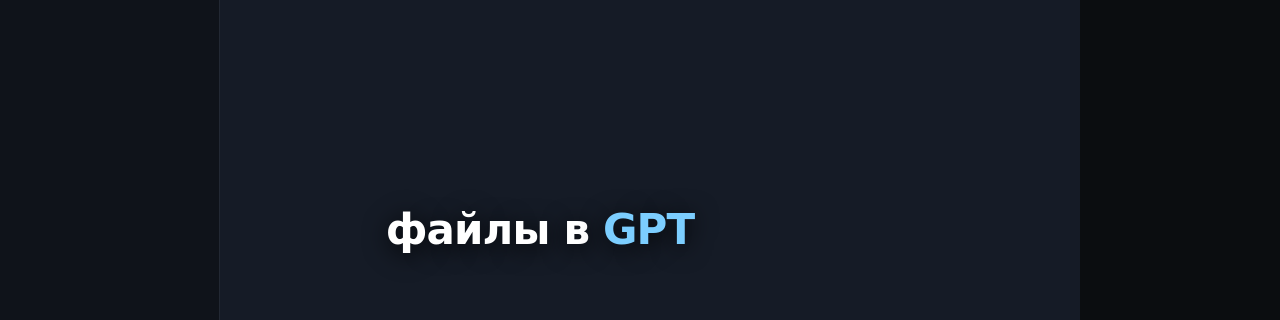
<file: screencasts/cursor-demos/02-context.html>
<!DOCTYPE html>
<html lang="ru">
<head>
  <meta charset="UTF-8" />
  <title>Cursor Screencast 2 — Context</title>
  <link rel="stylesheet" href="shared.css" />
</head>
<body>
  <div class="app">
    <div class="topbar">
      <div class="dots"><span></span><span></span><span></span></div>
      <div class="brand">Cursor <em>Context</em></div>
      <div class="pill">весь репозиторий</div>
    </div>
    <div class="main">
      <aside class="sidebar">
        <div class="label">Explorer</div>
        <div class="file active">src/</div>
        <div class="file">components/</div>
        <div class="file">api/</div>
        <div class="file">package.json</div>
        <div class="file">tsconfig.json</div>
      </aside>
      <section class="editor-wrap">
        <div class="tabs"><div class="tab active">Chat · Debug</div></div>
        <div style="flex:1;background:#151b26;padding:28px;position:relative;">
          <div class="scan" id="scan"></div>
          <div class="repo-map show" id="map">
            <div class="node" id="n1"><strong>src/auth.ts</strong><br>зависимости · JWT</div>
            <div class="node" id="n2"><strong>src/api/users.ts</strong><br>ошибка на строке 42</div>
            <div class="node" id="n3"><strong>src/styles/</strong><br>стиль кода проекта</div>
            <div class="node" id="n4"><strong>package.json</strong><br>react · prisma · zod</div>
          </div>
        </div>
      </section>
    </div>
    <div class="chat" id="chat">
      <div class="chat-h">Cursor · Agent</div>
      <div class="chat-b">
        <div class="bubble">Почему падает /users?</div>
        <div class="bubble ai" id="ai">
          Смотрю репозиторий…
          <div class="diff" id="diff"></div>
        </div>
      </div>
    </div>
    <div class="caption" id="caption"></div>
  </div>
  <script>
    const caption = document.getElementById('caption');
    const chat = document.getElementById('chat');
    const scan = document.getElementById('scan');
    const diff = document.getElementById('diff');
    function showCaption(html) {
      caption.classList.remove('show');
      caption.innerHTML = html;
      requestAnimationFrame(() => caption.classList.add('show'));
    }
    function wait(ms) { return new Promise(r => setTimeout(r, ms)); }

    (async () => {
      await wait(350);
      showCaption('не нужно<br>копировать');
      await wait(800);
      showCaption('файлы в <span class="accent">GPT</span>');
      // crossed out metaphor via chat
      chat.classList.add('show');
      await wait(700);
      showCaption('Cursor видит весь<br><span class="accent">репозиторий</span>');
      scan.classList.add('on');
      for (const id of ['n1','n2','n3','n4']) {
        document.getElementById(id).classList.add('on');
        await wait(280);
      }
      await wait(400);
      showCaption('и понимает<br>контекст');
      diff.textContent = '✓ где ошибка\n✓ какие зависимости\n✓ какой стиль кода';
      await wait(700);
      showCaption('где ошибка');
      await wait(700);
      showCaption('какие зависимости');
      await wait(700);
      showCaption('какой стиль кода');
      await wait(1200);
      caption.classList.remove('show');
      await wait(250);
      document.body.dataset.done = '1';
    })();
  </script>
</body>
</html>
</file>
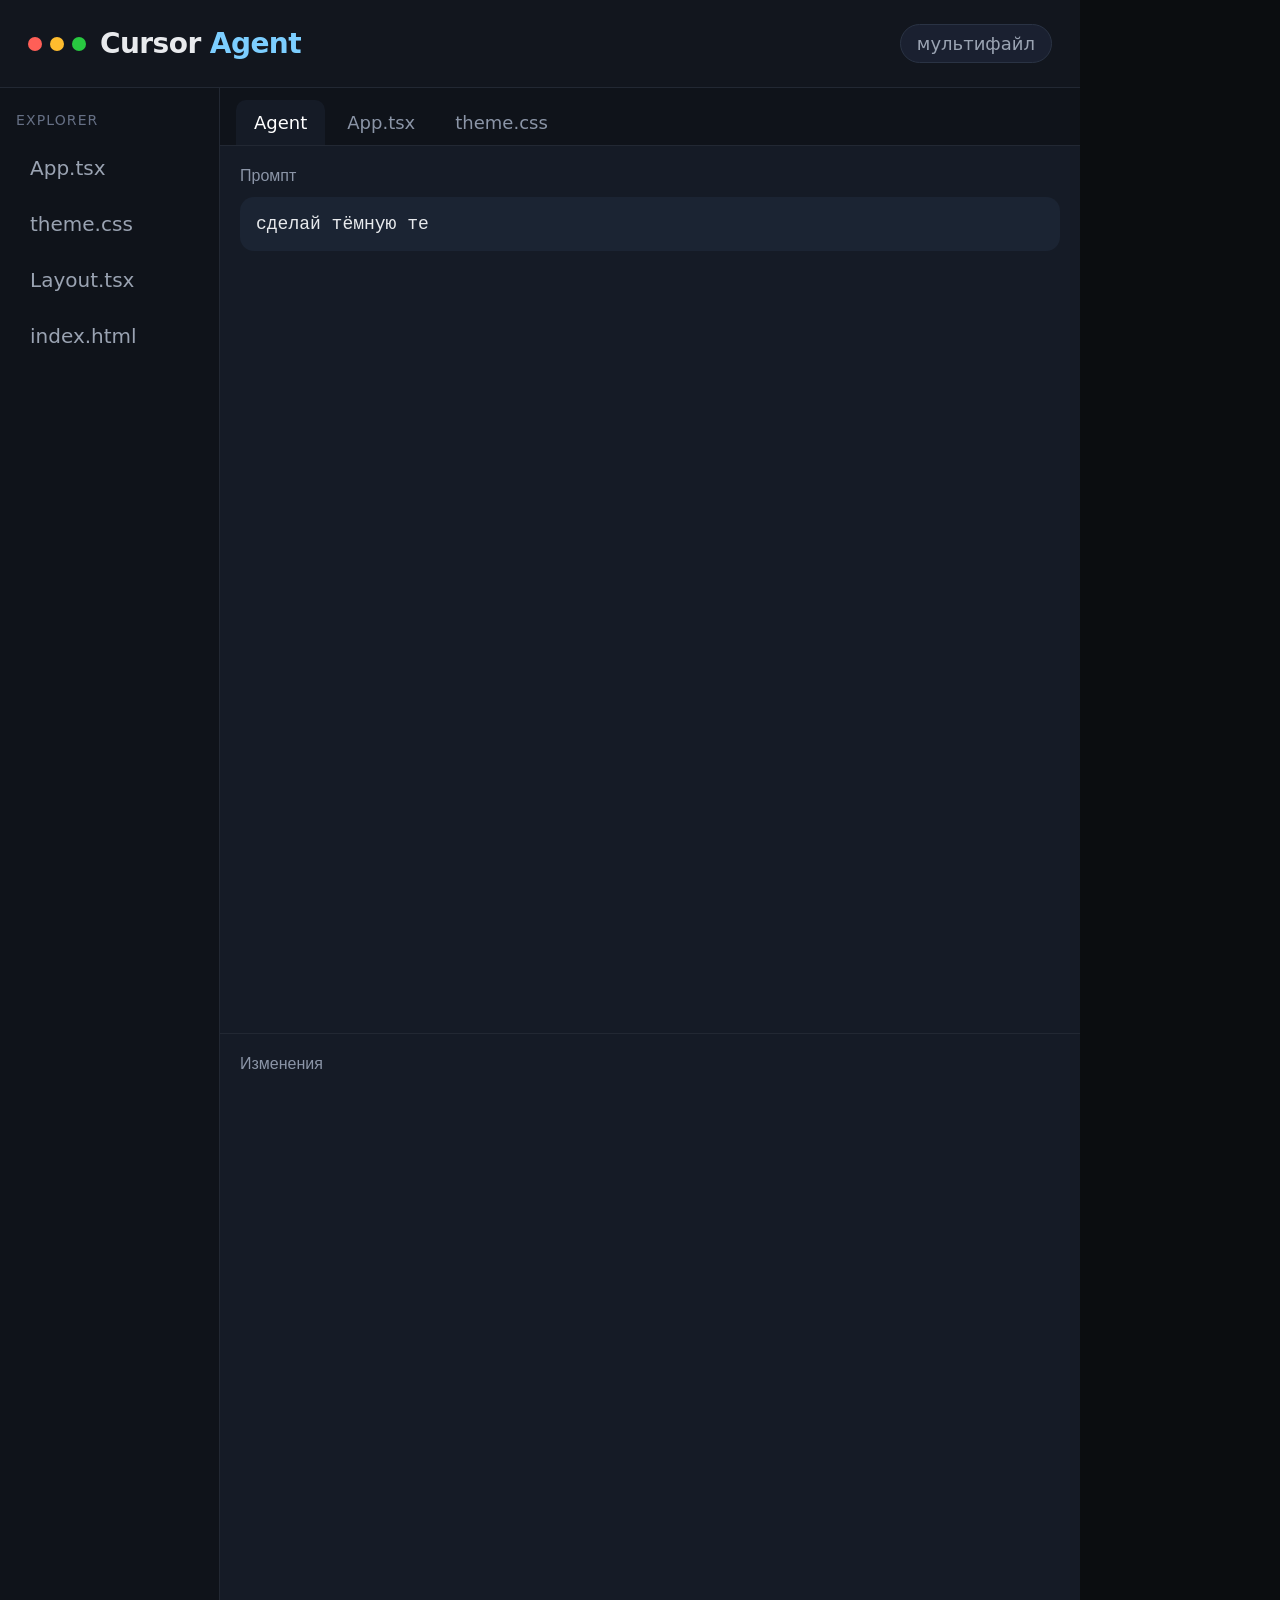
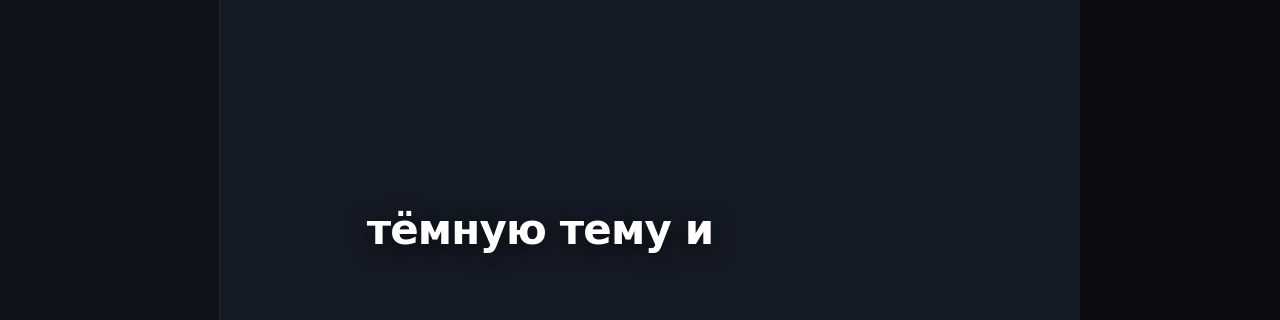
<file: screencasts/cursor-demos/03-agent.html>
<!DOCTYPE html>
<html lang="ru">
<head>
  <meta charset="UTF-8" />
  <title>Cursor Screencast 3 — AI Partner</title>
  <link rel="stylesheet" href="shared.css" />
  <style>
    .multi .file.changed::after {
      content: "●";
      float: right;
      color: #3dd68c;
    }
    .editor.small { font-size: 18px; line-height: 1.45; }
    .split {
      display: grid;
      grid-template-rows: 1fr 1fr;
      flex: 1;
      min-height: 0;
    }
    .pane {
      border-top: 1px solid #222833;
      background: #151b26;
      padding: 18px 20px;
      font-family: "JetBrains Mono", monospace;
      font-size: 18px;
      line-height: 1.45;
      overflow: hidden;
    }
    .pane-h {
      font-family: Inter, sans-serif;
      font-size: 16px;
      color: #8b95a7;
      margin-bottom: 10px;
    }
    .add { color: #3dd68c; }
    .prompt-type {
      border: none;
      min-height: 1.2em;
    }
  </style>
</head>
<body>
  <div class="app">
    <div class="topbar">
      <div class="dots"><span></span><span></span><span></span></div>
      <div class="brand">Cursor <em>Agent</em></div>
      <div class="pill">мультифайл</div>
    </div>
    <div class="main">
      <aside class="sidebar multi" id="side">
        <div class="label">Explorer</div>
        <div class="file" id="f1">App.tsx</div>
        <div class="file" id="f2">theme.css</div>
        <div class="file" id="f3">Layout.tsx</div>
        <div class="file">index.html</div>
      </aside>
      <section class="editor-wrap">
        <div class="tabs">
          <div class="tab active">Agent</div>
          <div class="tab">App.tsx</div>
          <div class="tab">theme.css</div>
        </div>
        <div class="split">
          <div class="pane" style="border-top:none;">
            <div class="pane-h">Промпт</div>
            <div class="bubble prompt-type" id="prompt"></div>
          </div>
          <div class="pane">
            <div class="pane-h">Изменения</div>
            <div id="changes"></div>
          </div>
        </div>
      </section>
    </div>
    <div class="caption" id="caption"></div>
  </div>
  <script>
    const caption = document.getElementById('caption');
    const prompt = document.getElementById('prompt');
    const changes = document.getElementById('changes');
    function showCaption(html) {
      caption.classList.remove('show');
      caption.innerHTML = html;
      requestAnimationFrame(() => caption.classList.add('show'));
    }
    function wait(ms) { return new Promise(r => setTimeout(r, ms)); }
    async function typeInto(el, text, delay = 40) {
      el.textContent = '';
      for (const ch of text) {
        el.textContent += ch;
        await wait(delay);
      }
    }

    (async () => {
      await wait(350);
      showCaption('сделай');
      await wait(400);
      showCaption('тёмную тему и');
      await typeInto(prompt, 'сделай тёмную тему и не ломай адаптив', 32);
      showCaption('не ломай адаптив');
      await wait(600);
      showCaption('и он меняет');
      await wait(450);
      showCaption('сразу несколько<br><span class="accent">файлов</span>');
      ['f1','f2','f3'].forEach(id => document.getElementById(id).classList.add('changed','active'));
      changes.innerHTML = `
        <div class="add">● App.tsx — ThemeProvider dark</div>
        <div class="add">● theme.css — --bg / --text</div>
        <div class="add">● Layout.tsx — media queries OK</div>
        <div class="badge">3 файла изменено</div>
      `;
      await wait(1100);
      showCaption('это уже не<br>автодополнение');
      await wait(900);
      showCaption('а почти<br><span class="accent">ИИ-напарник</span>');
      await wait(1600);
      caption.classList.remove('show');
      await wait(250);
      document.body.dataset.done = '1';
    })();
  </script>
</body>
</html>
</file>
<file: screencasts/cursor-demos/shared.css>
* { box-sizing: border-box; margin: 0; padding: 0; }
html, body {
  width: 1080px;
  height: 1920px;
  overflow: hidden;
  background: #0b0d10;
  color: #e8eaed;
  font-family: Inter, "Noto Sans", system-ui, sans-serif;
}
.app {
  width: 1080px;
  height: 1920px;
  display: flex;
  flex-direction: column;
  background: linear-gradient(180deg, #10131a 0%, #0b0d10 100%);
  position: relative;
}
.topbar {
  height: 88px;
  display: flex;
  align-items: center;
  gap: 14px;
  padding: 0 28px;
  border-bottom: 1px solid #222833;
  background: #12161e;
}
.dots { display: flex; gap: 8px; }
.dots span {
  width: 14px; height: 14px; border-radius: 50%;
  background: #3a4150;
}
.dots span:nth-child(1) { background: #ff5f57; }
.dots span:nth-child(2) { background: #febc2e; }
.dots span:nth-child(3) { background: #28c840; }
.brand {
  font-weight: 700;
  font-size: 28px;
  letter-spacing: -0.02em;
}
.brand em { color: #7cceff; font-style: normal; }
.pill {
  margin-left: auto;
  font-size: 18px;
  color: #9aa3b2;
  background: #1a2030;
  border: 1px solid #2a3344;
  border-radius: 999px;
  padding: 8px 16px;
}
.main {
  flex: 1;
  display: grid;
  grid-template-columns: 220px 1fr;
  min-height: 0;
}
.sidebar {
  border-right: 1px solid #222833;
  background: #0f131a;
  padding: 24px 16px;
  font-size: 20px;
  color: #9aa3b2;
}
.sidebar .label {
  font-size: 14px;
  text-transform: uppercase;
  letter-spacing: 0.08em;
  margin-bottom: 16px;
  color: #667085;
}
.file {
  padding: 12px 14px;
  border-radius: 10px;
  margin-bottom: 8px;
}
.file.active {
  background: #1b2433;
  color: #e8eaed;
}
.file.changed {
  outline: 1px solid #3dd68c;
  color: #b6f3d2;
}
.editor-wrap {
  display: flex;
  flex-direction: column;
  min-width: 0;
}
.tabs {
  display: flex;
  gap: 4px;
  padding: 12px 16px 0;
  background: #0f131a;
  border-bottom: 1px solid #222833;
}
.tab {
  padding: 12px 18px;
  border-radius: 10px 10px 0 0;
  font-size: 18px;
  color: #8b95a7;
  background: transparent;
}
.tab.active {
  background: #151b26;
  color: #fff;
}
.editor {
  flex: 1;
  background: #151b26;
  padding: 28px 24px 24px 20px;
  font-family: "JetBrains Mono", ui-monospace, monospace;
  font-size: 22px;
  line-height: 1.55;
  white-space: pre-wrap;
  overflow: hidden;
}
.line { display: block; }
.ln { color: #4b5568; display: inline-block; width: 48px; user-select: none; }
.kw { color: #c792ea; }
.fn { color: #82aaff; }
.str { color: #c3e88d; }
.cm { color: #546e7a; }
.ghost { color: #5b6b86; }
.cursor-blink {
  display: inline-block;
  width: 2px;
  height: 1.1em;
  background: #7cceff;
  vertical-align: text-bottom;
  animation: blink 1s step-end infinite;
}
@keyframes blink { 50% { opacity: 0; } }
.caption {
  position: absolute;
  left: 40px;
  right: 40px;
  bottom: 64px;
  text-align: center;
  font-size: 42px;
  font-weight: 700;
  line-height: 1.25;
  letter-spacing: -0.02em;
  color: #fff;
  text-shadow: 0 4px 24px rgba(0,0,0,0.85);
  opacity: 0;
  transform: translateY(12px);
  transition: opacity .25s ease, transform .25s ease;
  pointer-events: none;
  z-index: 20;
}
.caption.show {
  opacity: 1;
  transform: translateY(0);
}
.caption span.accent { color: #7cceff; }
.keycap {
  display: inline-flex;
  align-items: center;
  justify-content: center;
  min-width: 72px;
  padding: 4px 16px;
  border-radius: 12px;
  background: #7cceff;
  color: #0b0d10;
  font-weight: 800;
  box-shadow: 0 8px 0 #3a8db8;
}
.chat {
  position: absolute;
  right: 28px;
  top: 120px;
  width: 420px;
  background: #121822;
  border: 1px solid #2a3344;
  border-radius: 20px;
  box-shadow: 0 20px 60px rgba(0,0,0,.45);
  overflow: hidden;
  opacity: 0;
  transform: translateY(20px);
  transition: .35s ease;
  z-index: 15;
}
.chat.show { opacity: 1; transform: none; }
.chat-h {
  padding: 16px 18px;
  border-bottom: 1px solid #222833;
  font-size: 18px;
  color: #9aa3b2;
}
.chat-b { padding: 18px; font-size: 22px; line-height: 1.4; }
.bubble {
  background: #1b2433;
  border-radius: 14px;
  padding: 14px 16px;
  margin-bottom: 12px;
}
.bubble.ai { background: #152636; border: 1px solid #2d4d66; }
.diff {
  margin-top: 10px;
  font-family: "JetBrains Mono", monospace;
  font-size: 16px;
  color: #3dd68c;
}
.badge {
  display: inline-block;
  margin-top: 10px;
  font-size: 16px;
  color: #0b0d10;
  background: #3dd68c;
  border-radius: 999px;
  padding: 6px 12px;
  font-weight: 700;
}
.repo-map {
  display: none;
  padding: 24px;
  gap: 12px;
}
.repo-map.show { display: grid; }
.node {
  background: #1b2433;
  border: 1px solid #2a3344;
  border-radius: 14px;
  padding: 16px 18px;
  font-size: 22px;
  opacity: 0;
  transform: scale(.96);
  transition: .3s ease;
}
.node.on { opacity: 1; transform: none; }
.node strong { color: #7cceff; }
.scan {
  height: 4px;
  background: linear-gradient(90deg, transparent, #7cceff, transparent);
  margin: 8px 0 18px;
  opacity: 0;
}
.scan.on { opacity: 1; animation: scan 1.2s linear infinite; }
@keyframes scan {
  from { transform: translateX(-40%); }
  to { transform: translateX(40%); }
}
</file>
